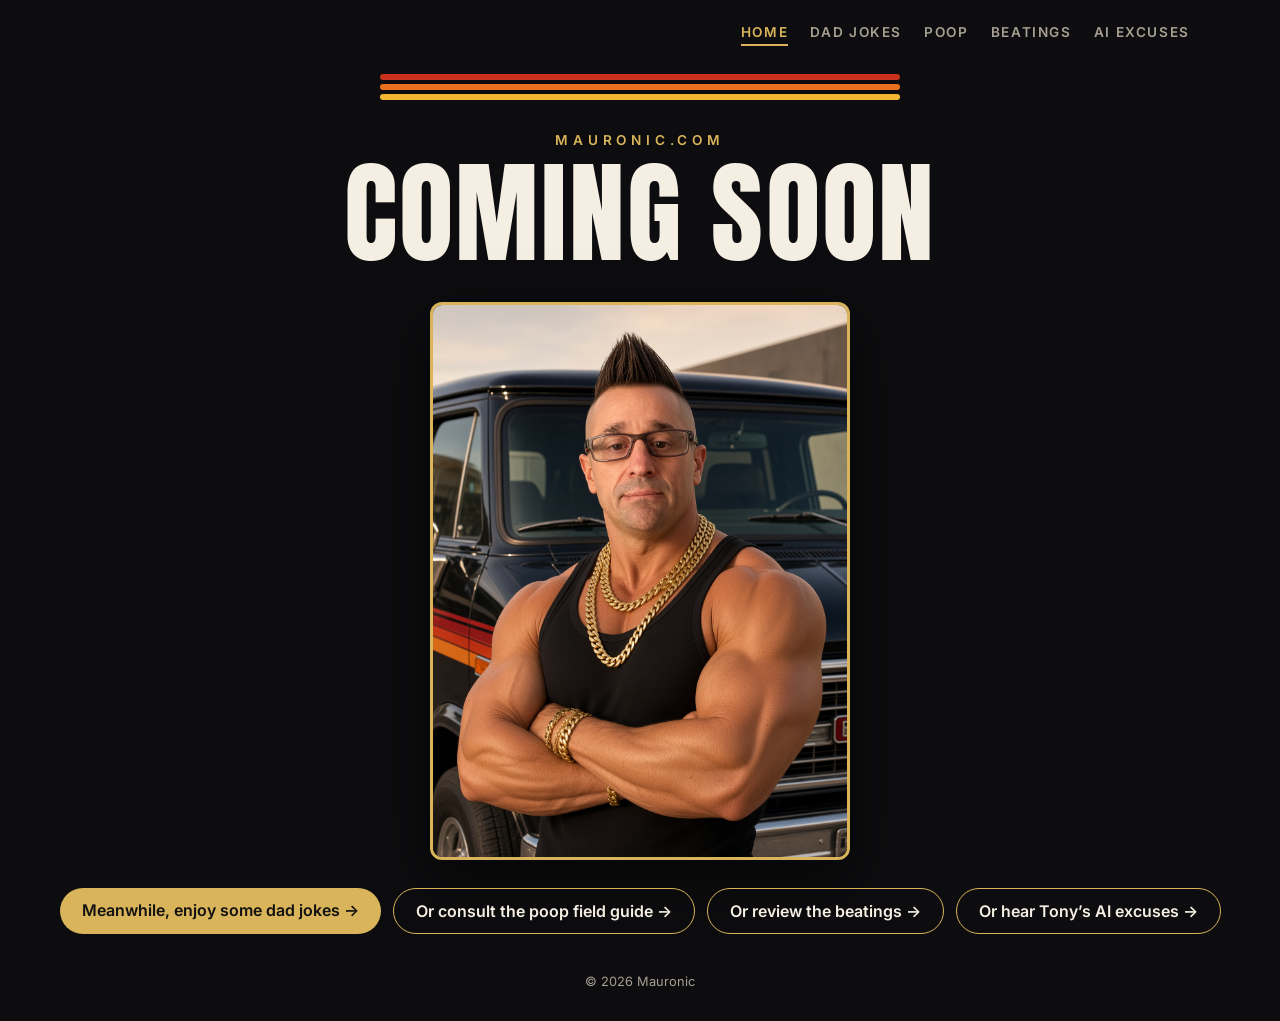
<file: index.html>
<!doctype html>
<html lang="en">
<head>
  <meta charset="utf-8">
  <meta name="viewport" content="width=device-width, initial-scale=1">
  <title>Mauronic — Coming Soon</title>
  <meta name="description" content="Mauronic.com is coming soon.">
  <link rel="preconnect" href="https://fonts.googleapis.com">
  <link rel="preconnect" href="https://fonts.gstatic.com" crossorigin>
  <link href="https://fonts.googleapis.com/css2?family=Anton&family=Inter:wght@400;600&display=swap" rel="stylesheet">
  <link rel="stylesheet" href="site.css">
  <style>
    .photo {
      margin-top: 36px;
      width: min(420px, 100%);
      border: 3px solid var(--gold);
      border-radius: 12px;
      overflow: hidden;
      box-shadow: 0 20px 60px rgba(0, 0, 0, 0.6);
    }
    .photo img { display: block; width: 100%; height: auto; }
    .cta {
      display: inline-block;
      margin-top: 28px;
      padding: 12px 22px;
      border-radius: 999px;
      background: var(--gold);
      color: #111;
      font-weight: 600;
      text-decoration: none;
    }
    .cta:hover { background: var(--yellow); }
    .ctas { display: flex; flex-wrap: wrap; gap: 12px; justify-content: center; margin-top: 28px; }
    .ctas .cta { margin-top: 0; }
    .cta.ghost { background: transparent; color: var(--ink); border: 1.5px solid var(--gold); }
    .cta.ghost:hover { background: var(--gold); color: #111; }
  </style>
</head>
<body>
  <nav class="nav"><a href="./" aria-current="page">Home</a><a href="dad-jokes/">Dad Jokes</a><a href="poop/">Poop</a><a href="beatings/">Beatings</a><a href="ai-excuses/">AI Excuses</a></nav>
  <div class="stripes" aria-hidden="true"><span></span><span></span><span></span></div>
  <p class="brand">Mauronic.com</p>
  <h1>Coming Soon</h1>
  <figure class="photo">
    <img src="img/tony-mauro.jpg" alt="Tony Mauro, arms crossed, standing in front of a black van" width="1200" height="1600">
  </figure>
  <div class="ctas">
    <a class="cta" href="dad-jokes/">Meanwhile, enjoy some dad jokes →</a>
    <a class="cta ghost" href="poop/">Or consult the poop field guide →</a>
    <a class="cta ghost" href="beatings/">Or review the beatings →</a>
    <a class="cta ghost" href="ai-excuses/">Or hear Tony’s AI excuses →</a>
  </div>
  <footer>&copy; <span id="y">2026</span> Mauronic</footer>
  <script>document.getElementById("y").textContent = new Date().getFullYear();</script>
</body>
</html>
</file>
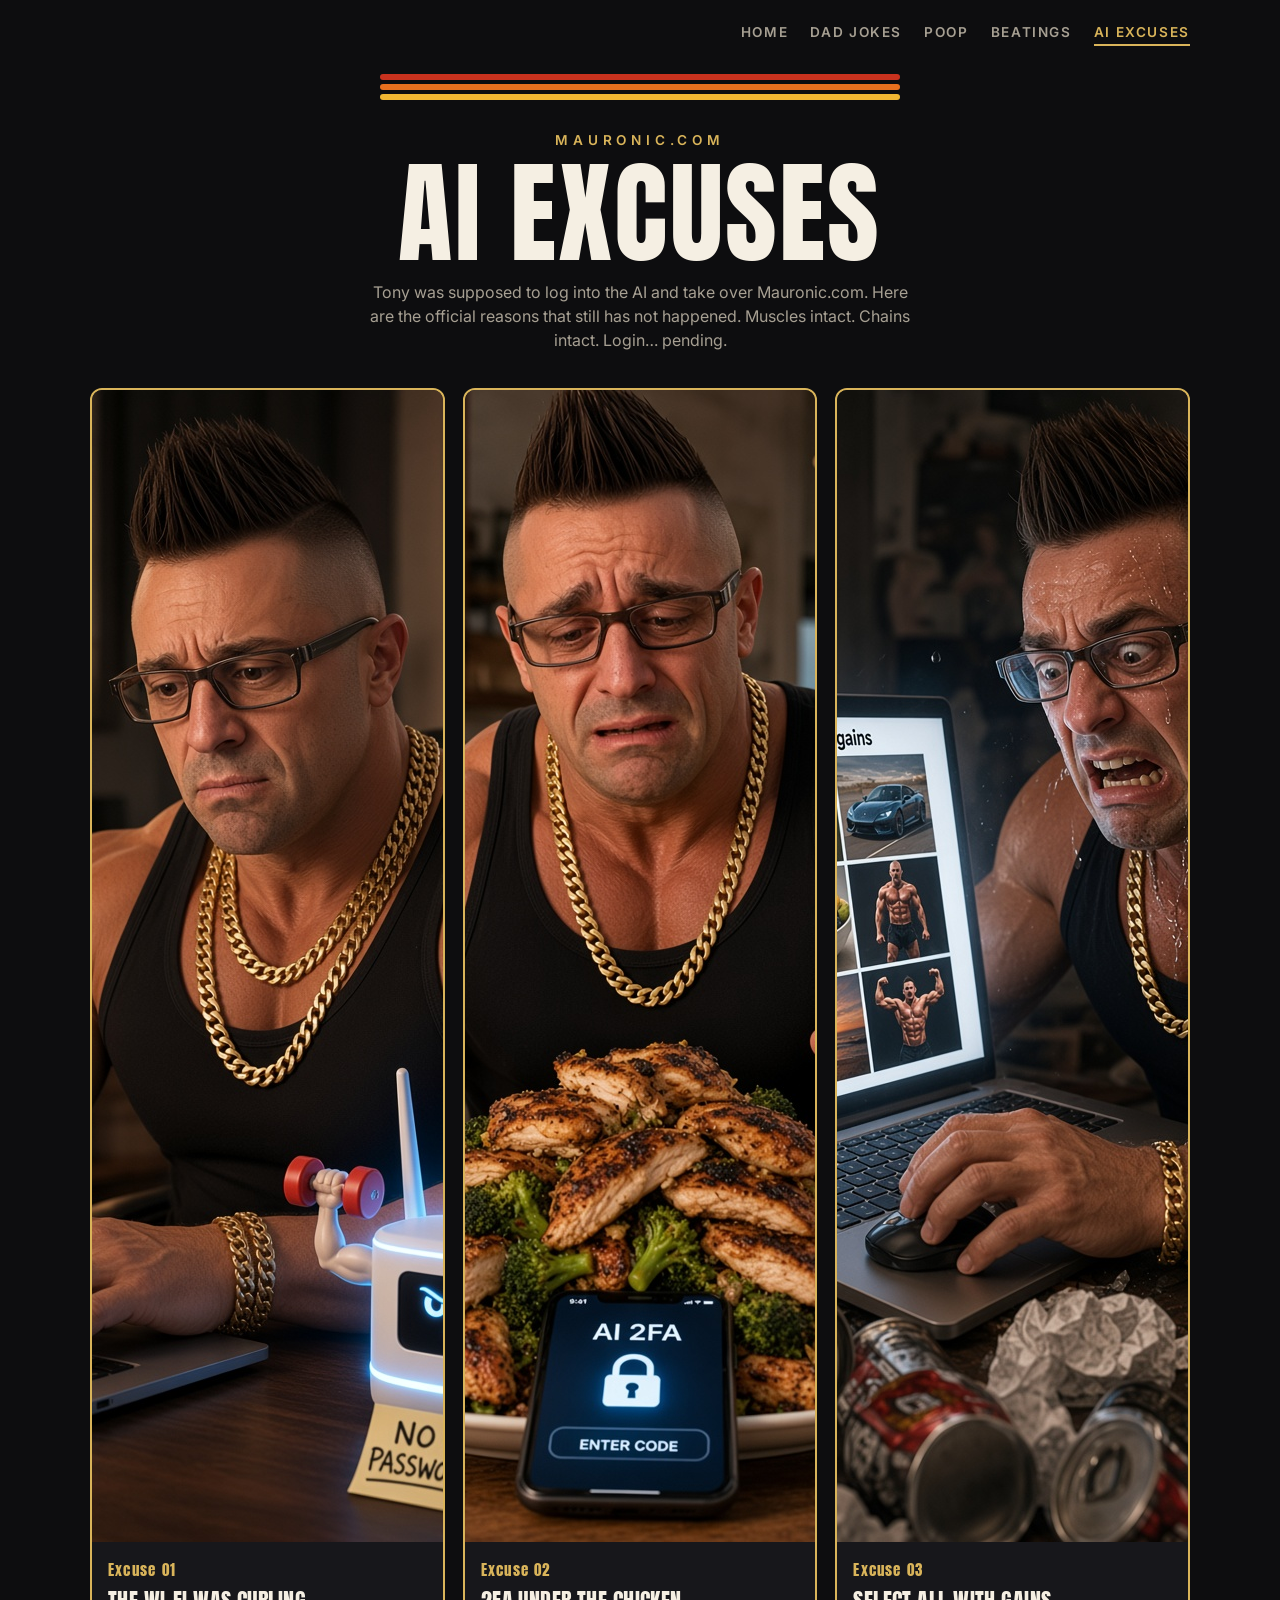
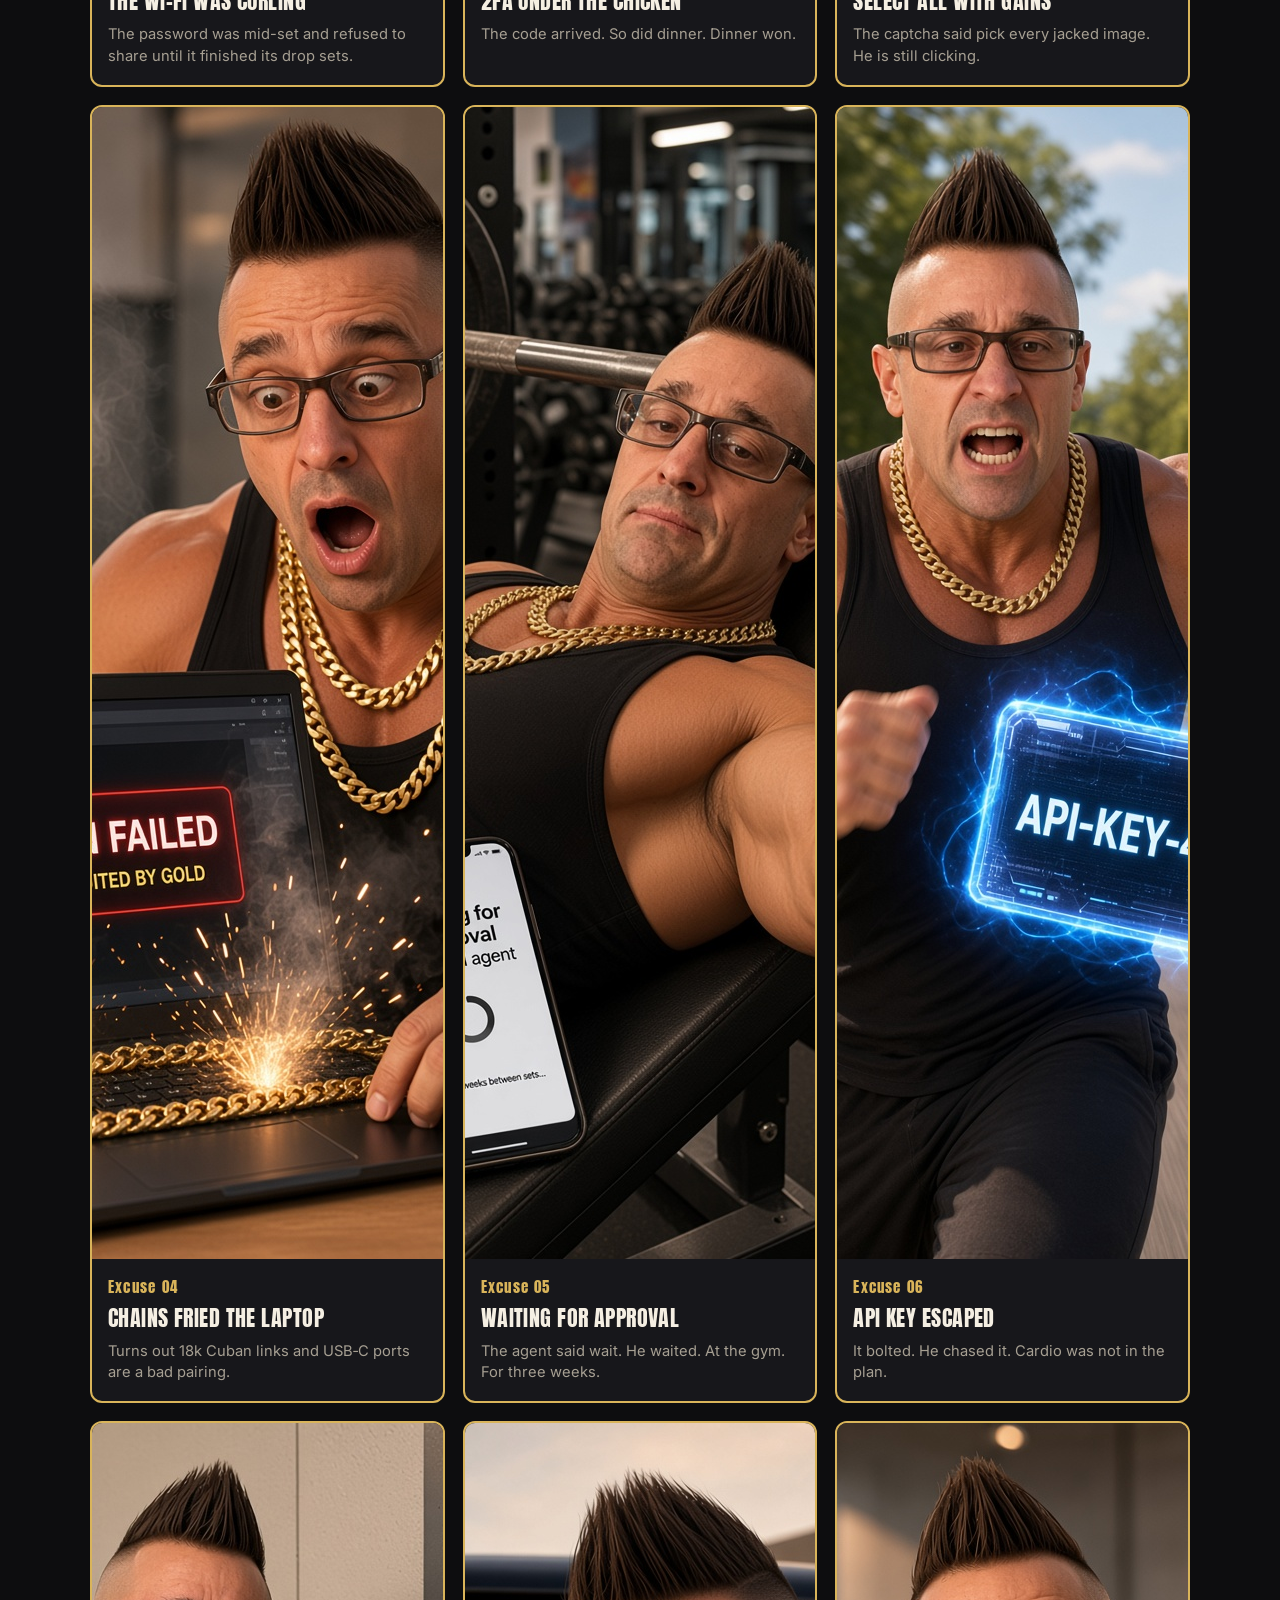
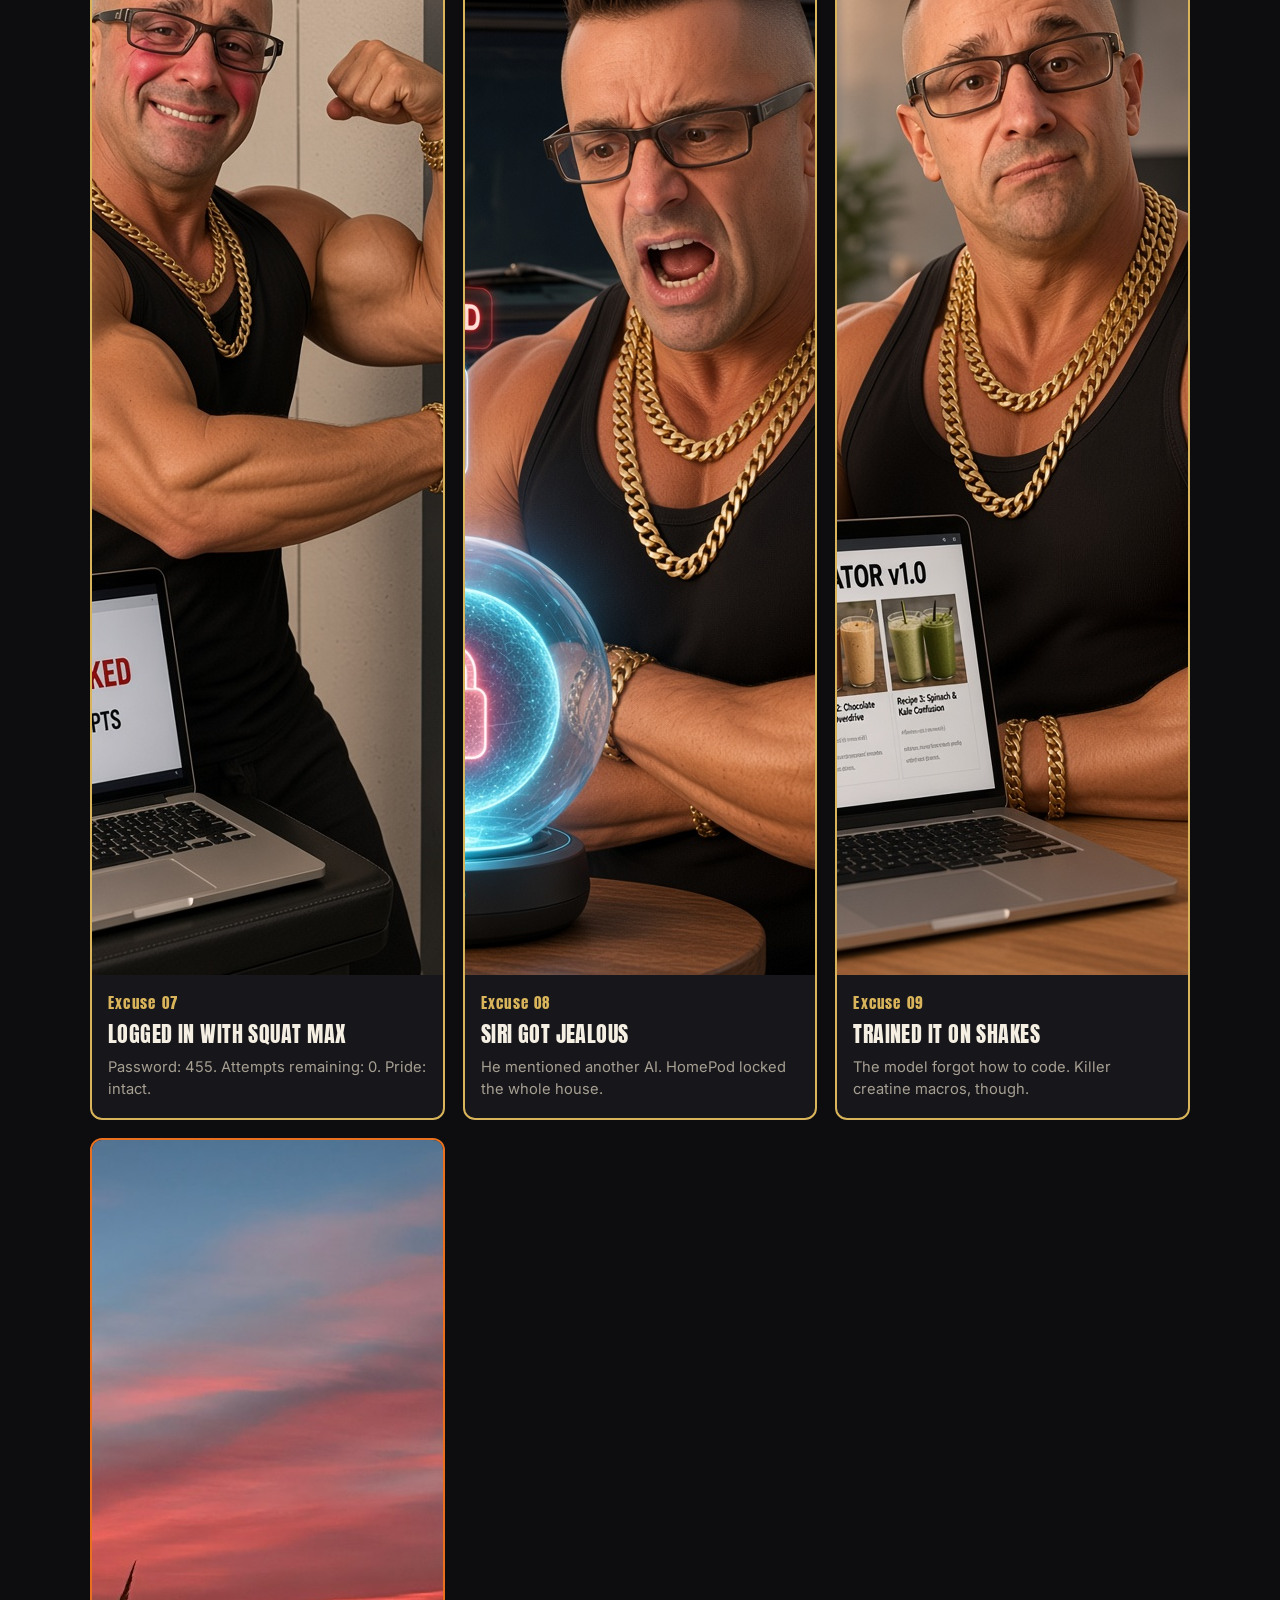
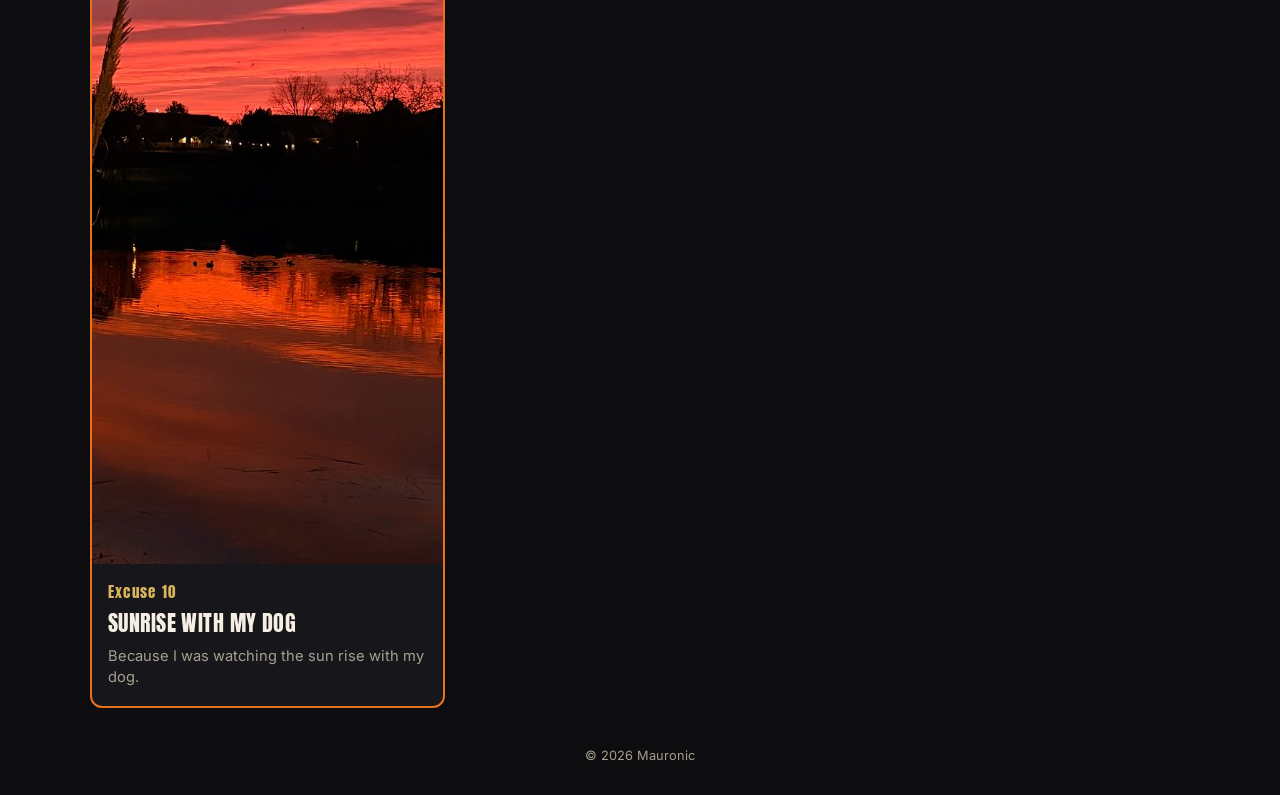
<file: ai-excuses/index.html>
<!doctype html>
<html lang="en">
<head>
  <meta charset="utf-8">
  <meta name="viewport" content="width=device-width, initial-scale=1">
  <title>AI Excuses — Mauronic</title>
  <meta name="description" content="Ten reasons Tony still has not logged into the AI that was supposed to take over Mauronic.com.">
  <link rel="preconnect" href="https://fonts.googleapis.com">
  <link rel="preconnect" href="https://fonts.gstatic.com" crossorigin>
  <link href="https://fonts.googleapis.com/css2?family=Anton&family=Inter:wght@400;600&display=swap" rel="stylesheet">
  <link rel="stylesheet" href="../site.css">
  <style>
    .intro { color: var(--muted); max-width: 560px; margin: 14px auto 0; line-height: 1.5; }
    .grid {
      width: min(1100px, 100%);
      margin-top: 36px;
      display: grid;
      grid-template-columns: repeat(3, 1fr);
      gap: 18px;
    }
    @media (max-width: 900px) {
      .grid { grid-template-columns: repeat(2, 1fr); }
    }
    @media (max-width: 560px) {
      .grid { grid-template-columns: 1fr; }
    }
    .card {
      display: flex;
      flex-direction: column;
      border: 2px solid var(--gold);
      border-radius: 12px;
      overflow: hidden;
      background: #17171b;
      text-align: left;
    }
    .card.sincere { border-color: var(--orange); }
    .card img {
      display: block;
      width: 100%;
      aspect-ratio: 3 / 4;
      object-fit: cover;
      background: #0d0d0f;
    }
    .meta { padding: 16px 16px 18px; }
    .num {
      font-family: "Anton", Impact, sans-serif;
      color: var(--gold);
      font-size: 0.95rem;
      letter-spacing: 0.08em;
    }
    .excuse {
      margin-top: 8px;
      font-family: "Anton", Impact, sans-serif;
      font-weight: 400;
      font-size: 1.35rem;
      line-height: 1.15;
      text-transform: uppercase;
      letter-spacing: 0.02em;
    }
    .detail {
      margin-top: 10px;
      color: var(--muted);
      font-size: 0.92rem;
      line-height: 1.45;
    }
  </style>
</head>
<body>
  <nav class="nav">
    <a href="../">Home</a>
    <a href="../dad-jokes/">Dad Jokes</a>
    <a href="../poop/">Poop</a>
    <a href="../beatings/">Beatings</a>
    <a href="./" aria-current="page">AI Excuses</a>
  </nav>
  <div class="stripes" aria-hidden="true"><span></span><span></span><span></span></div>
  <p class="brand">Mauronic.com</p>
  <h1>AI Excuses</h1>
  <p class="intro">Tony was supposed to log into the AI and take over Mauronic.com. Here are the official reasons that still has not happened. Muscles intact. Chains intact. Login… pending.</p>
  <main class="grid">
    <article class="card">
      <img src="img/01.jpg" alt="Tony staring at a Wi-Fi router doing bicep curls" width="864" height="1152" loading="lazy">
      <div class="meta">
        <p class="num">Excuse 01</p>
        <h2 class="excuse">The Wi‑Fi was curling</h2>
        <p class="detail">The password was mid-set and refused to share until it finished its drop sets.</p>
      </div>
    </article>
    <article class="card">
      <img src="img/02.jpg" alt="Tony with his phone buried under a plate of chicken" width="864" height="1152" loading="lazy">
      <div class="meta">
        <p class="num">Excuse 02</p>
        <h2 class="excuse">2FA under the chicken</h2>
        <p class="detail">The code arrived. So did dinner. Dinner won.</p>
      </div>
    </article>
    <article class="card">
      <img src="img/03.jpg" alt="Tony stuck on a captcha asking to select images with gains" width="864" height="1152" loading="lazy">
      <div class="meta">
        <p class="num">Excuse 03</p>
        <h2 class="excuse">Select all with gains</h2>
        <p class="detail">The captcha said pick every jacked image. He is still clicking.</p>
      </div>
    </article>
    <article class="card">
      <img src="img/04.jpg" alt="Tony's gold chains short-circuiting a laptop" width="864" height="1152" loading="lazy">
      <div class="meta">
        <p class="num">Excuse 04</p>
        <h2 class="excuse">Chains fried the laptop</h2>
        <p class="detail">Turns out 18k Cuban links and USB‑C ports are a bad pairing.</p>
      </div>
    </article>
    <article class="card">
      <img src="img/05.jpg" alt="Tony bench pressing while his phone waits for AI approval" width="864" height="1152" loading="lazy">
      <div class="meta">
        <p class="num">Excuse 05</p>
        <h2 class="excuse">Waiting for approval</h2>
        <p class="detail">The agent said wait. He waited. At the gym. For three weeks.</p>
      </div>
    </article>
    <article class="card">
      <img src="img/06.jpg" alt="Tony chasing a floating API key down the street" width="864" height="1152" loading="lazy">
      <div class="meta">
        <p class="num">Excuse 06</p>
        <h2 class="excuse">API key escaped</h2>
        <p class="detail">It bolted. He chased it. Cardio was not in the plan.</p>
      </div>
    </article>
    <article class="card">
      <img src="img/07.jpg" alt="Tony trying gym numbers as his AI password" width="864" height="1152" loading="lazy">
      <div class="meta">
        <p class="num">Excuse 07</p>
        <h2 class="excuse">Logged in with squat max</h2>
        <p class="detail">Password: 455. Attempts remaining: 0. Pride: intact.</p>
      </div>
    </article>
    <article class="card">
      <img src="img/08.jpg" alt="Tony arguing with a jealous Siri speaker" width="864" height="1152" loading="lazy">
      <div class="meta">
        <p class="num">Excuse 08</p>
        <h2 class="excuse">Siri got jealous</h2>
        <p class="detail">He mentioned another AI. HomePod locked the whole house.</p>
      </div>
    </article>
    <article class="card">
      <img src="img/09.jpg" alt="Tony looking at a laptop full of protein shake recipes" width="864" height="1152" loading="lazy">
      <div class="meta">
        <p class="num">Excuse 09</p>
        <h2 class="excuse">Trained it on shakes</h2>
        <p class="detail">The model forgot how to code. Killer creatine macros, though.</p>
      </div>
    </article>
    <article class="card sincere">
      <img src="img/10.jpg" alt="Sunrise over a lake with ducks and shoreline grasses" width="768" height="1024" loading="lazy">
      <div class="meta">
        <p class="num">Excuse 10</p>
        <h2 class="excuse">Sunrise with my dog</h2>
        <p class="detail">Because I was watching the sun rise with my dog.</p>
      </div>
    </article>
  </main>
  <footer>&copy; <span id="y">2026</span> Mauronic</footer>
  <script>document.getElementById("y").textContent = new Date().getFullYear();</script>
</body>
</html>
</file>
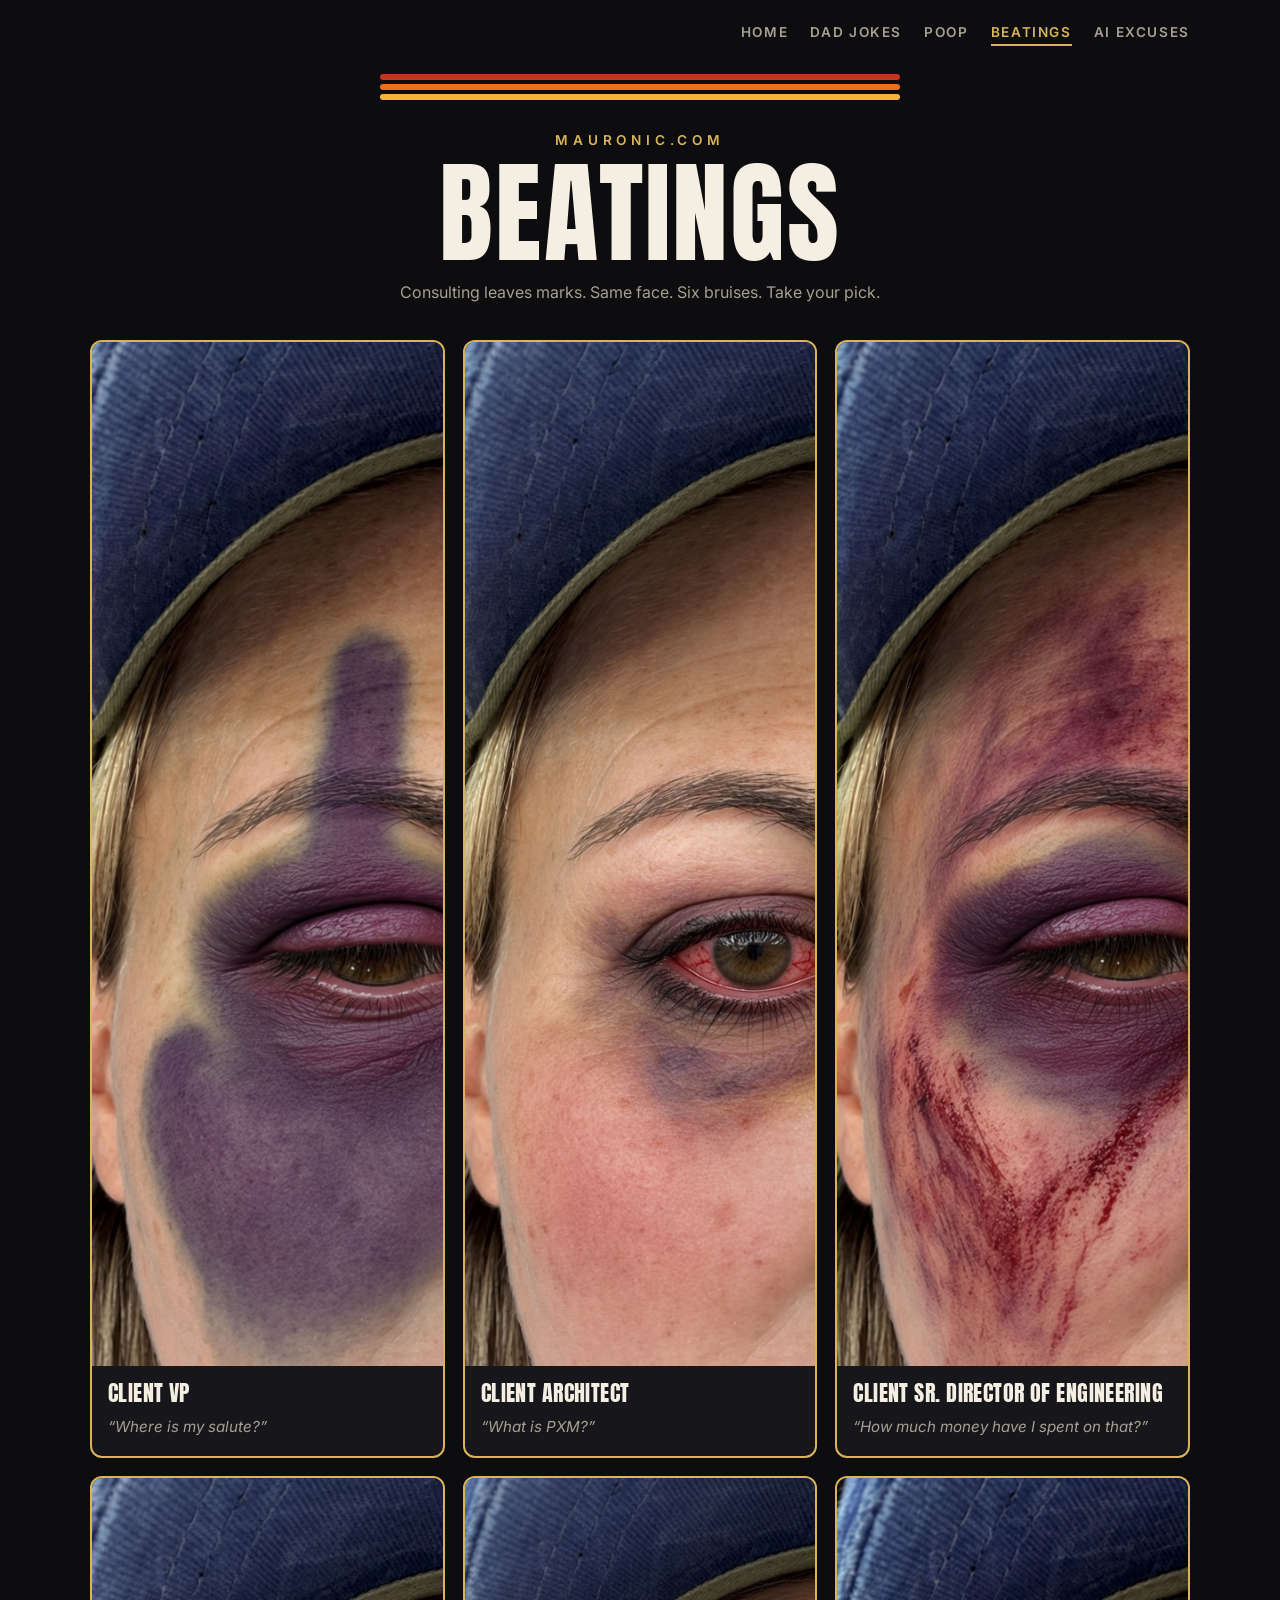
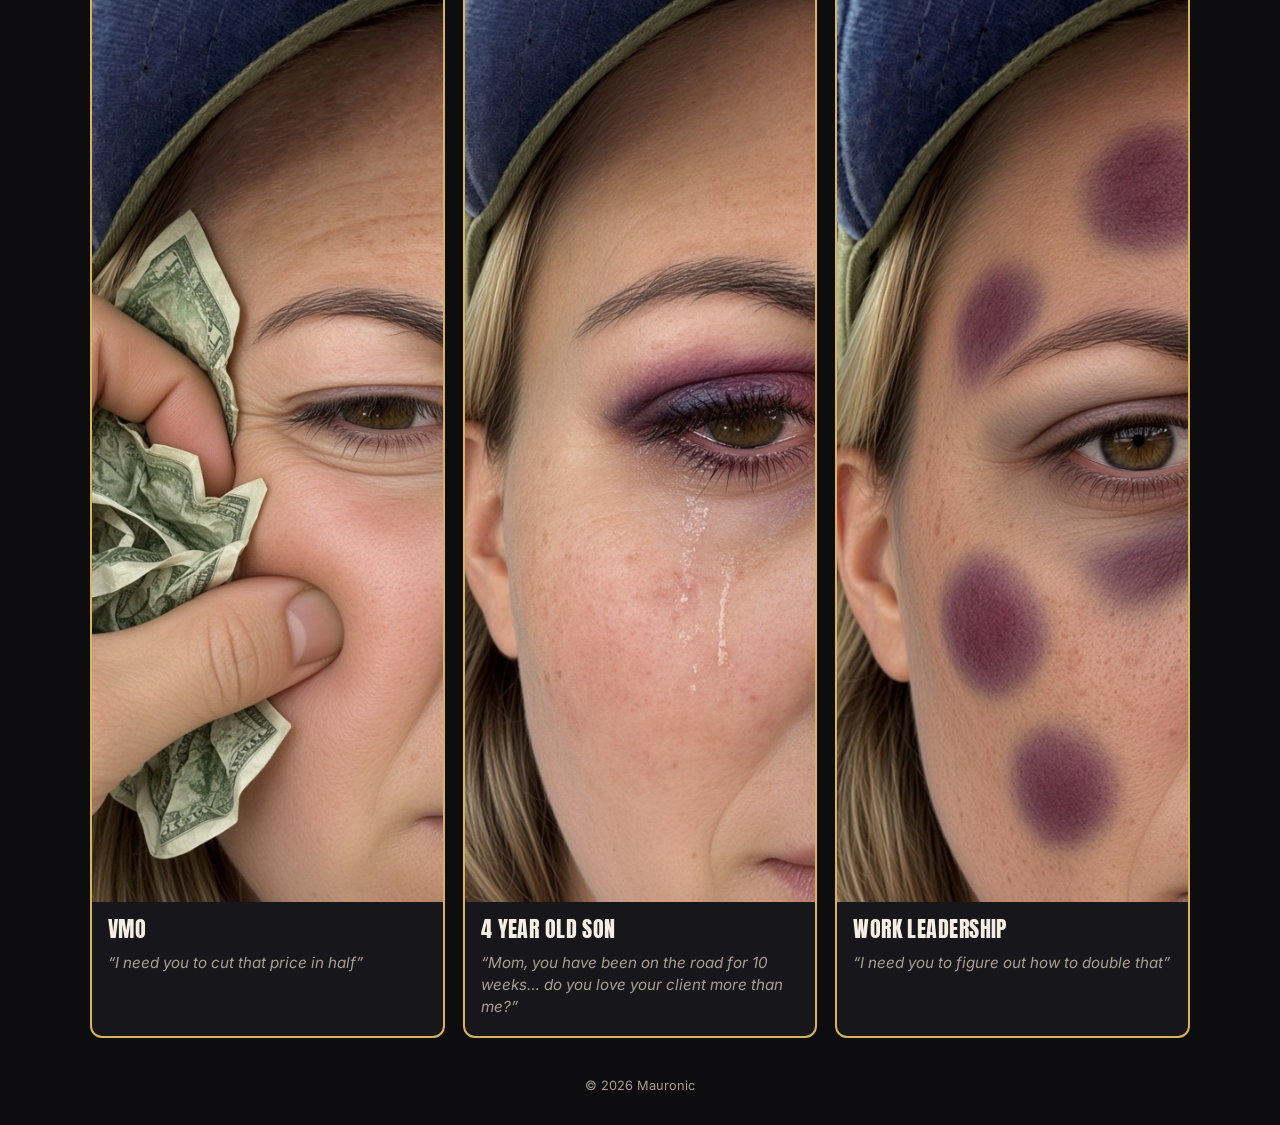
<file: beatings/index.html>
<!doctype html>
<html lang="en">
<head>
  <meta charset="utf-8">
  <meta name="viewport" content="width=device-width, initial-scale=1">
  <title>Beatings — Mauronic</title>
  <meta name="description" content="Six consulting beatings. Same face. Different bruises. All earned.">
  <link rel="preconnect" href="https://fonts.googleapis.com">
  <link rel="preconnect" href="https://fonts.gstatic.com" crossorigin>
  <link href="https://fonts.googleapis.com/css2?family=Anton&family=Inter:wght@400;600&display=swap" rel="stylesheet">
  <link rel="stylesheet" href="../site.css">
  <style>
    .intro { color: var(--muted); max-width: 540px; margin: 14px auto 0; line-height: 1.5; }
    .grid {
      width: min(1100px, 100%);
      margin-top: 36px;
      display: grid;
      grid-template-columns: repeat(3, 1fr);
      gap: 18px;
    }
    @media (max-width: 900px) {
      .grid { grid-template-columns: repeat(2, 1fr); }
    }
    @media (max-width: 560px) {
      .grid { grid-template-columns: 1fr; }
    }
    .card {
      display: flex;
      flex-direction: column;
      border: 2px solid var(--gold);
      border-radius: 12px;
      overflow: hidden;
      background: #17171b;
      text-align: left;
    }
    .card img {
      display: block;
      width: 100%;
      aspect-ratio: 3 / 4;
      object-fit: cover;
      background: #0d0d0f;
    }
    .meta { padding: 16px 16px 18px; }
    .who {
      font-family: "Anton", Impact, sans-serif;
      font-weight: 400;
      font-size: 1.35rem;
      line-height: 1.1;
      text-transform: uppercase;
      letter-spacing: 0.02em;
    }
    .quote {
      margin-top: 10px;
      color: var(--muted);
      font-size: 0.95rem;
      line-height: 1.45;
      font-style: italic;
    }
    .quote::before { content: "“"; }
    .quote::after { content: "”"; }
  </style>
</head>
<body>
  <nav class="nav">
    <a href="../">Home</a>
    <a href="../dad-jokes/">Dad Jokes</a>
    <a href="../poop/">Poop</a>
    <a href="./" aria-current="page">Beatings</a>
    <a href="../ai-excuses/">AI Excuses</a>
  </nav>
  <div class="stripes" aria-hidden="true"><span></span><span></span><span></span></div>
  <p class="brand">Mauronic.com</p>
  <h1>Beatings</h1>
  <p class="intro">Consulting leaves marks. Same face. Six bruises. Take your pick.</p>
  <main class="grid">
    <article class="card">
      <img src="img/client-vp.jpg" alt="Client VP black eye with a middle-finger shaped bruise" width="768" height="1024" loading="lazy">
      <div class="meta">
        <h2 class="who">Client VP</h2>
        <p class="quote">Where is my salute?</p>
      </div>
    </article>
    <article class="card">
      <img src="img/client-architect.jpg" alt="Client Architect black eye with bloodshot hangover look and wine glass" width="768" height="1024" loading="lazy">
      <div class="meta">
        <h2 class="who">Client Architect</h2>
        <p class="quote">What is PXM?</p>
      </div>
    </article>
    <article class="card">
      <img src="img/client-sr-director.jpg" alt="Client Sr. Director of Engineering with a severe black eye" width="768" height="1024" loading="lazy">
      <div class="meta">
        <h2 class="who">Client Sr. Director of Engineering</h2>
        <p class="quote">How much money have I spent on that?</p>
      </div>
    </article>
    <article class="card">
      <img src="img/vmo.jpg" alt="VMO squeezing a dollar bill into her cheek" width="768" height="1024" loading="lazy">
      <div class="meta">
        <h2 class="who">VMO</h2>
        <p class="quote">I need you to cut that price in half</p>
      </div>
    </article>
    <article class="card">
      <img src="img/son.jpg" alt="Mom looking guilty and bruised after a long road trip" width="768" height="1024" loading="lazy">
      <div class="meta">
        <h2 class="who">4 year old son</h2>
        <p class="quote">Mom, you have been on the road for 10 weeks… do you love your client more than me?</p>
      </div>
    </article>
    <article class="card">
      <img src="img/work-leadership.jpg" alt="Work leadership double exposure with two black eyes" width="768" height="1024" loading="lazy">
      <div class="meta">
        <h2 class="who">Work leadership</h2>
        <p class="quote">I need you to figure out how to double that</p>
      </div>
    </article>
  </main>
  <footer>&copy; <span id="y">2026</span> Mauronic</footer>
  <script>document.getElementById("y").textContent = new Date().getFullYear();</script>
</body>
</html>
</file>
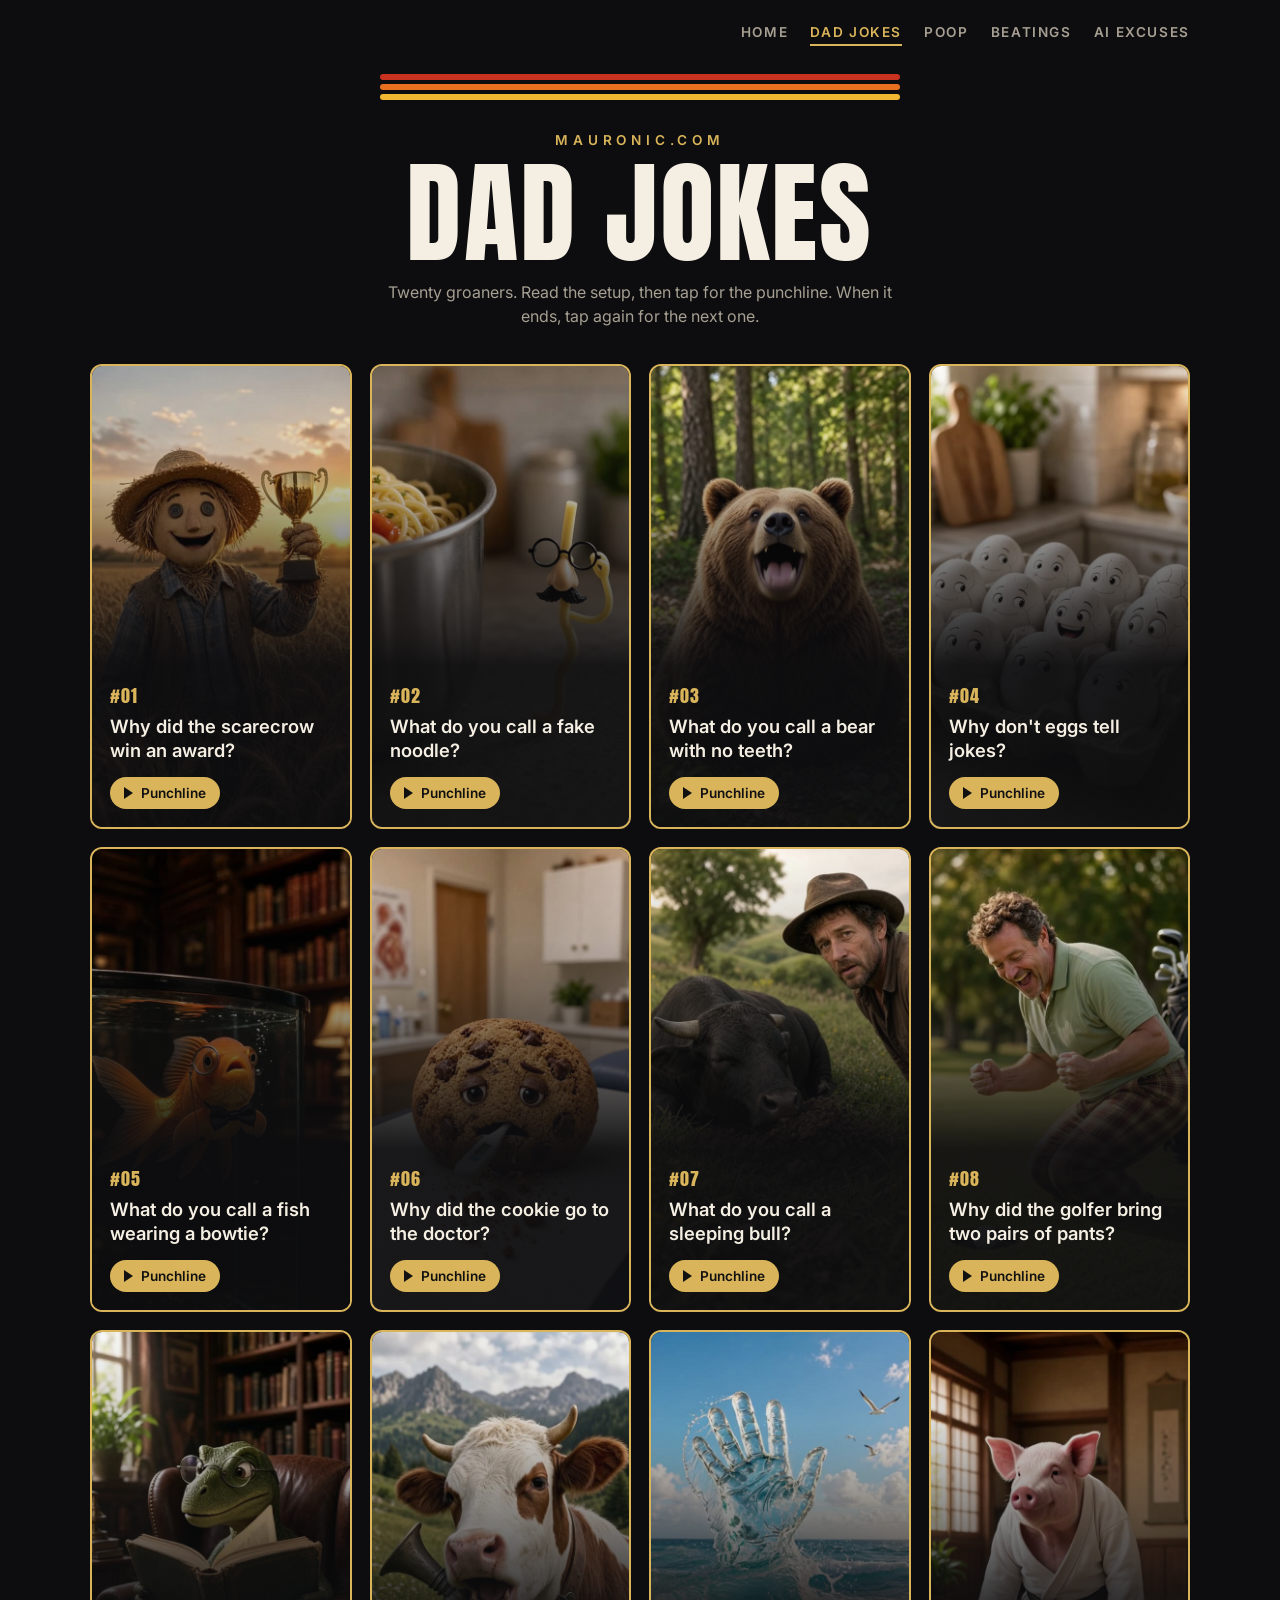
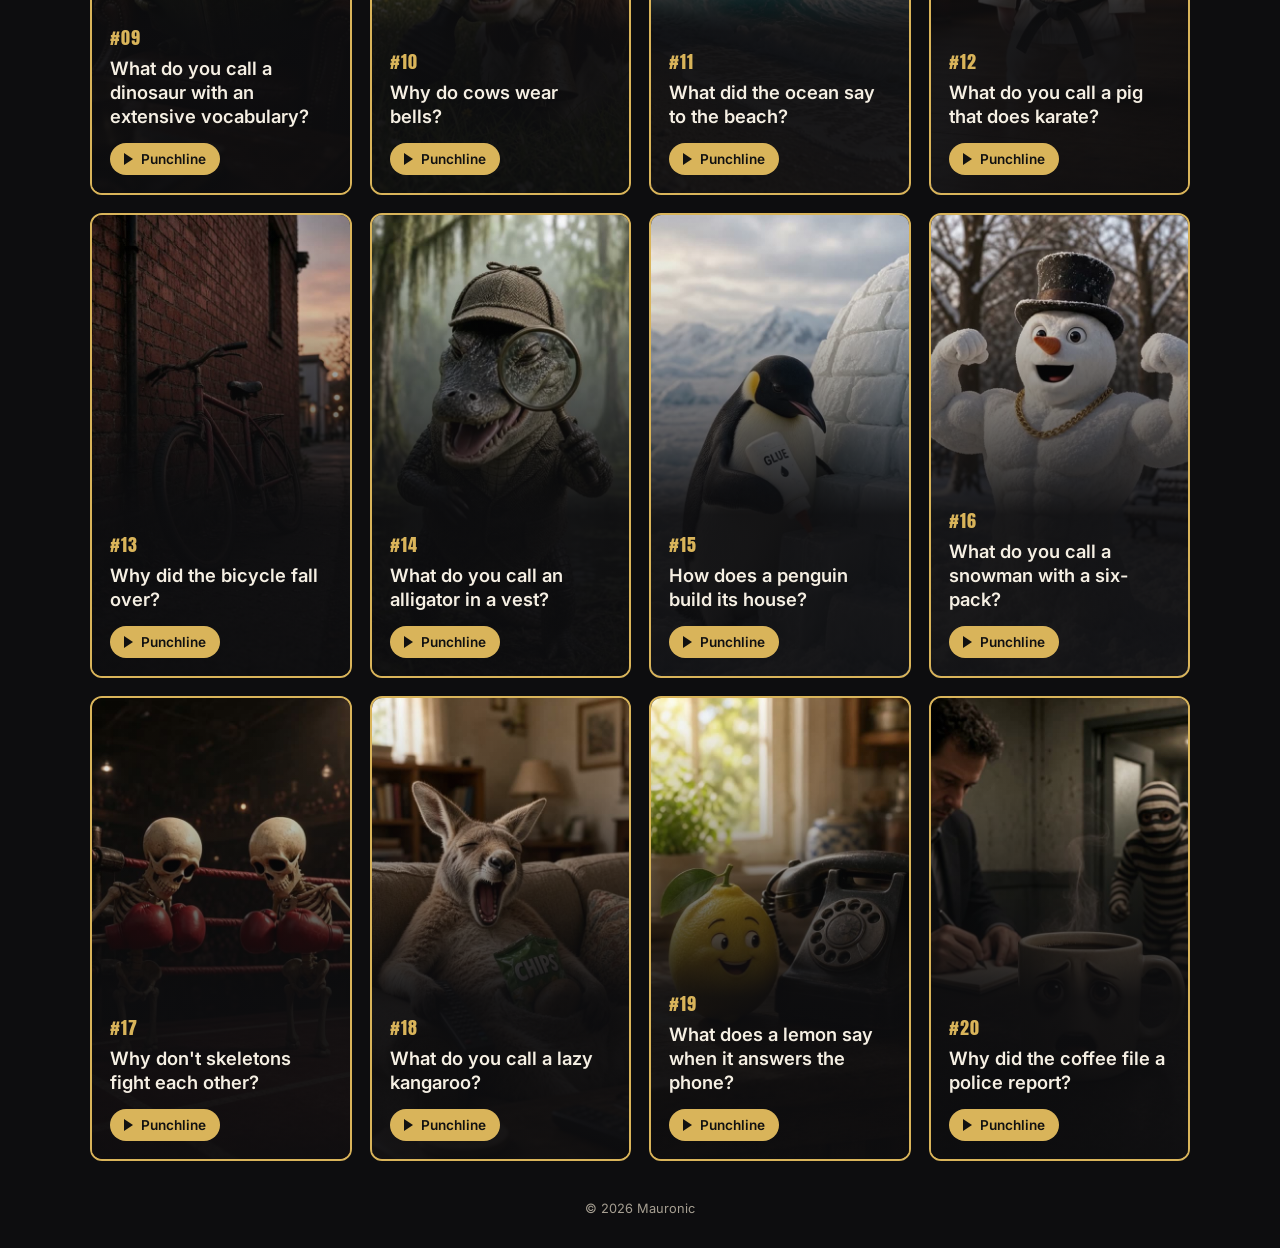
<file: dad-jokes/index.html>
<!doctype html>
<html lang="en">
<head>
  <meta charset="utf-8">
  <meta name="viewport" content="width=device-width, initial-scale=1">
  <title>Dad Jokes — Mauronic</title>
  <meta name="description" content="Twenty dad jokes, each with a five-second video punchline.">
  <link rel="preconnect" href="https://fonts.googleapis.com">
  <link rel="preconnect" href="https://fonts.gstatic.com" crossorigin>
  <link href="https://fonts.googleapis.com/css2?family=Anton&family=Inter:wght@400;600&display=swap" rel="stylesheet">
  <link rel="stylesheet" href="../site.css">
  <style>
    .intro { color: var(--muted); max-width: 520px; margin: 14px auto 0; line-height: 1.5; }
    .grid {
      width: min(1100px, 100%);
      margin-top: 36px;
      display: grid;
      grid-template-columns: repeat(auto-fill, minmax(240px, 1fr));
      gap: 18px;
    }
    .joke {
      position: relative;
      aspect-ratio: 9 / 16;
      border: 2px solid var(--gold);
      border-radius: 12px;
      overflow: hidden;
      background: #17171b;
      text-align: left;
      scroll-margin: 16px;
    }
    .joke img, .joke video {
      position: absolute; inset: 0; width: 100%; height: 100%; object-fit: cover; display: block;
    }
    .face, .done {
      position: absolute; inset: 0;
      display: flex; flex-direction: column; justify-content: flex-end;
      padding: 18px; text-align: left; cursor: pointer;
    }
    .face { background: linear-gradient(to top, rgba(13,13,15,0.95) 35%, rgba(13,13,15,0.15) 80%, transparent); }
    .face:focus-visible, .done button:focus-visible { outline: 3px solid var(--yellow); outline-offset: -3px; }
    .num { font-family: "Anton", Impact, sans-serif; color: var(--gold); font-size: 1.1rem; letter-spacing: 0.06em; }
    .setup { font-weight: 600; font-size: 1.15rem; line-height: 1.3; margin-top: 6px; }
    .play {
      margin-top: 14px; align-self: flex-start;
      display: inline-flex; align-items: center; gap: 8px;
      padding: 8px 14px; border-radius: 999px;
      background: var(--gold); color: #111; font-weight: 600; font-size: 0.85rem;
    }
    .play::before { content: ""; border-left: 9px solid #111; border-top: 6px solid transparent; border-bottom: 6px solid transparent; }
    .done { background: linear-gradient(to top, rgba(13,13,15,0.97) 50%, rgba(13,13,15,0.55) 85%, rgba(13,13,15,0.3)); }
    .done .setup { font-size: 1rem; color: var(--muted); }
    .answer {
      margin-top: 10px;
      font-family: "Anton", Impact, sans-serif; font-size: 1.6rem; line-height: 1.1;
      text-transform: uppercase; color: var(--ink);
    }
    .note { margin-top: 8px; font-size: 0.8rem; color: var(--muted); }
    .actions { display: flex; flex-wrap: wrap; gap: 10px; margin-top: 16px; }
    .actions button {
      padding: 10px 16px; border-radius: 999px; font-weight: 600; font-size: 0.9rem; cursor: pointer;
    }
    .actions .again { background: transparent; border: 1.5px solid var(--gold); color: var(--ink); }
    .actions .next { background: var(--gold); color: #111; }
    .actions .next:hover { background: var(--yellow); }
    .joke.playing .face { display: none; }
  </style>
</head>
<body>
  <nav class="nav"><a href="../">Home</a><a href="./" aria-current="page">Dad Jokes</a><a href="../poop/">Poop</a><a href="../beatings/">Beatings</a><a href="../ai-excuses/">AI Excuses</a></nav>
  <div class="stripes" aria-hidden="true"><span></span><span></span><span></span></div>
  <p class="brand">Mauronic.com</p>
  <h1>Dad Jokes</h1>
  <p class="intro">Twenty groaners. Read the setup, then tap for the punchline. When it ends, tap again for the next one.</p>
  <main class="grid" id="grid"></main>
  <footer>&copy; <span id="y">2026</span> Mauronic</footer>

  <script>
    document.getElementById("y").textContent = new Date().getFullYear();
    const grid = document.getElementById("grid");

    function esc(s) { const d = document.createElement("div"); d.textContent = s; return d.innerHTML; }

    const cards = [];
    const motion = matchMedia("(prefers-reduced-motion: reduce)").matches ? "auto" : "smooth";
    const label = i => "#" + String(i + 1).padStart(2, "0");

    function play(i) {
      const { card, joke } = cards[i];
      grid.querySelectorAll("video").forEach(v => { if (!card.contains(v)) v.pause(); });
      card.querySelector(".done")?.remove();
      card.classList.add("playing");
      let v = card.querySelector("video");
      if (v) {
        v.currentTime = 0;
      } else {
        v = document.createElement("video");
        v.src = "videos/" + joke.id + ".mp4";
        v.playsInline = true;
        v.preload = "auto";
        v.setAttribute("aria-label", joke.punchline);
        v.addEventListener("ended", () => finish(i));
        v.addEventListener("error", () => { v.remove(); finish(i, "Video coming soon"); });
        v.addEventListener("click", () => (v.paused ? v.play() : v.pause()));
        card.appendChild(v);
      }
      v.play().catch(() => {});
    }

    function finish(i, note) {
      const { card, joke } = cards[i];
      if (card.querySelector(".done")) return;
      const last = i === cards.length - 1;
      const d = document.createElement("div");
      d.className = "done";
      d.innerHTML =
        '<span class="num">' + label(i) + '</span>' +
        '<p class="setup">' + esc(joke.setup) + '</p>' +
        '<p class="answer">' + esc(joke.punchline) + '</p>' +
        (note ? '<p class="note">' + esc(note) + '</p>' : '') +
        '<div class="actions">' +
          (note ? '' : '<button type="button" class="again">Watch again</button>') +
          '<button type="button" class="next">' + (last ? "Back to the top ↑" : "Next joke ↓") + '</button>' +
        '</div>';
      d.addEventListener("click", e => {
        if (e.target.closest(".again")) play(i);
        else next(i);
      });
      card.appendChild(d);
      d.querySelector(".next").focus({ preventScroll: true });
    }

    function next(i) {
      if (i === cards.length - 1) {
        window.scrollTo({ top: 0, behavior: motion });
        return;
      }
      cards[i + 1].card.scrollIntoView({ behavior: motion, block: "center" });
      play(i + 1);
    }

    fetch("jokes.json")
      .then(r => r.json())
      .then(jokes => {
        jokes.forEach((joke, i) => {
          const card = document.createElement("article");
          card.className = "joke";
          card.innerHTML =
            '<img src="videos/' + joke.id + '.jpg" alt="" loading="lazy" onerror="this.remove()">' +
            '<button type="button" class="face">' +
            '<span class="num">' + label(i) + '</span>' +
            '<span class="setup">' + esc(joke.setup) + '</span>' +
            '<span class="play">Punchline</span></button>';
          const face = card.querySelector(".face");
          face.setAttribute("aria-label", joke.setup + " Play the punchline");
          face.addEventListener("click", () => play(i));
          cards.push({ card, joke });
          grid.appendChild(card);
        });
      });
  </script>
</body>
</html>
</file>
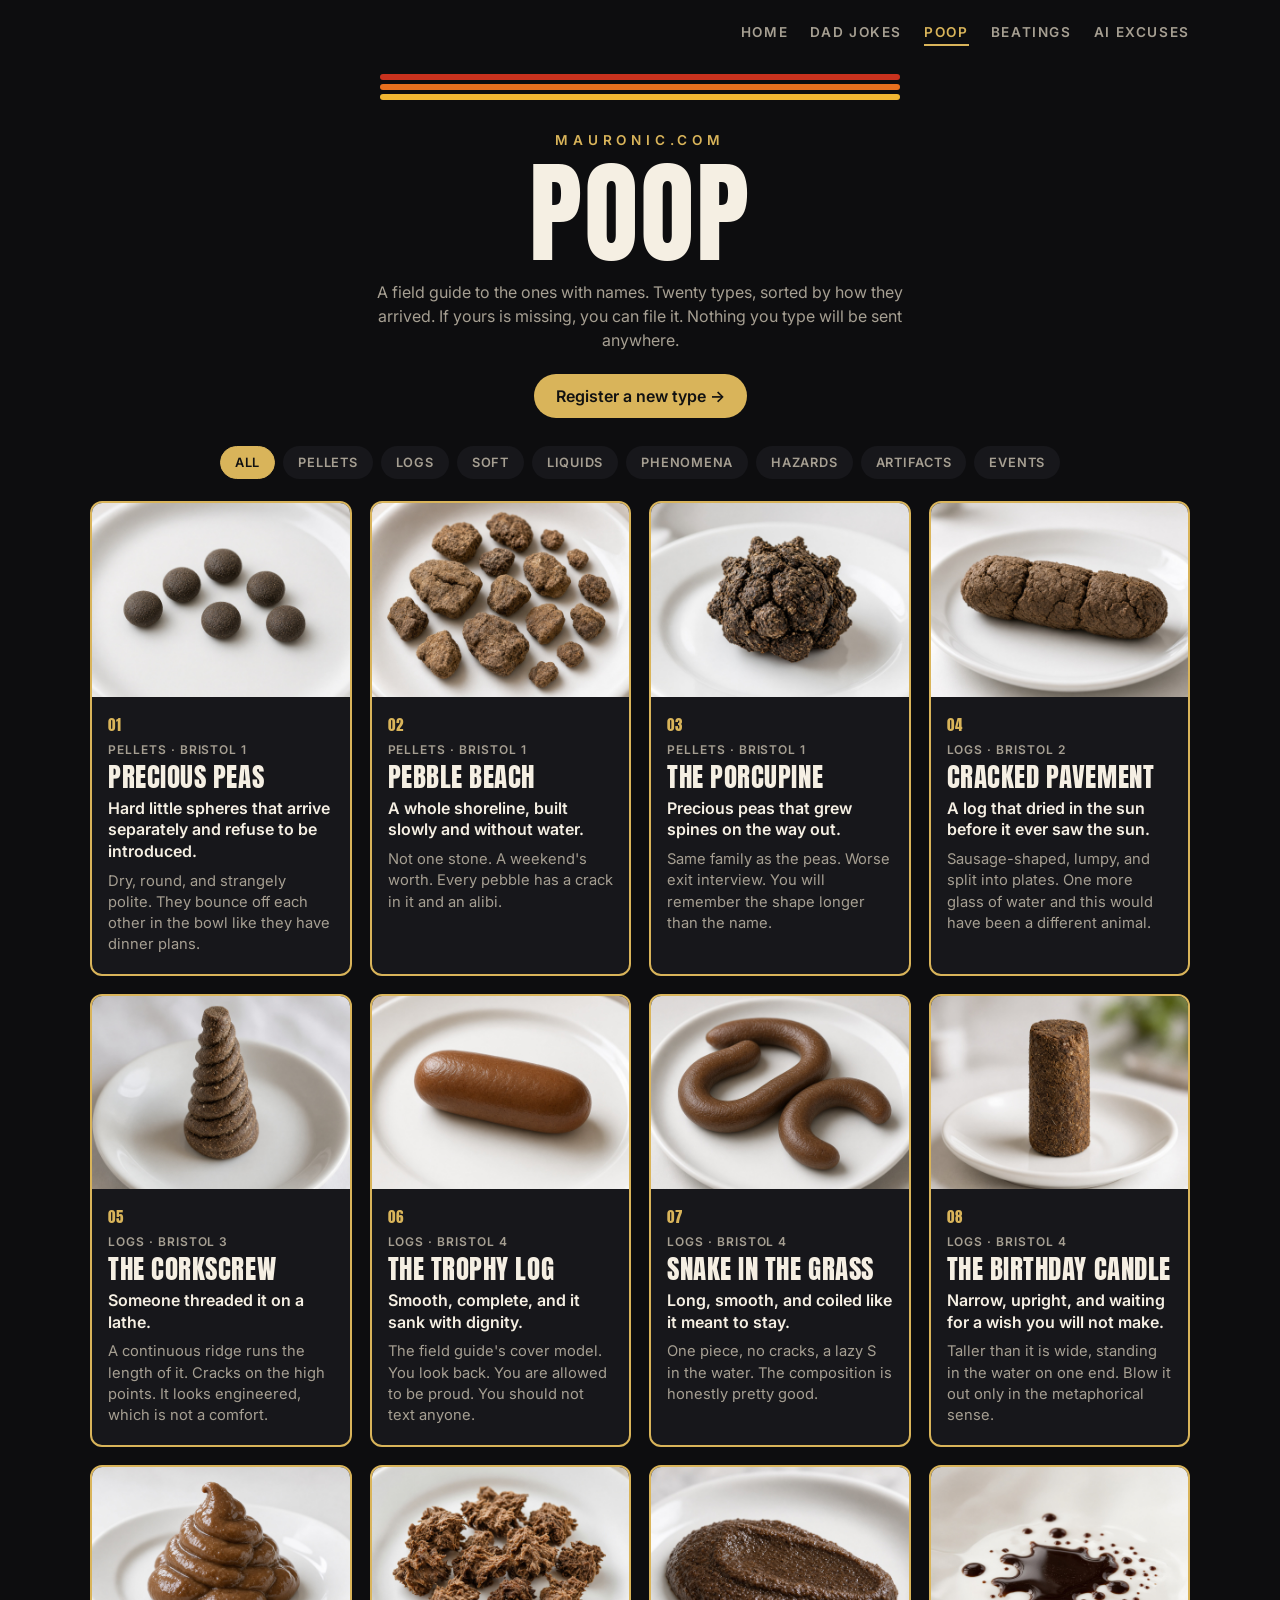
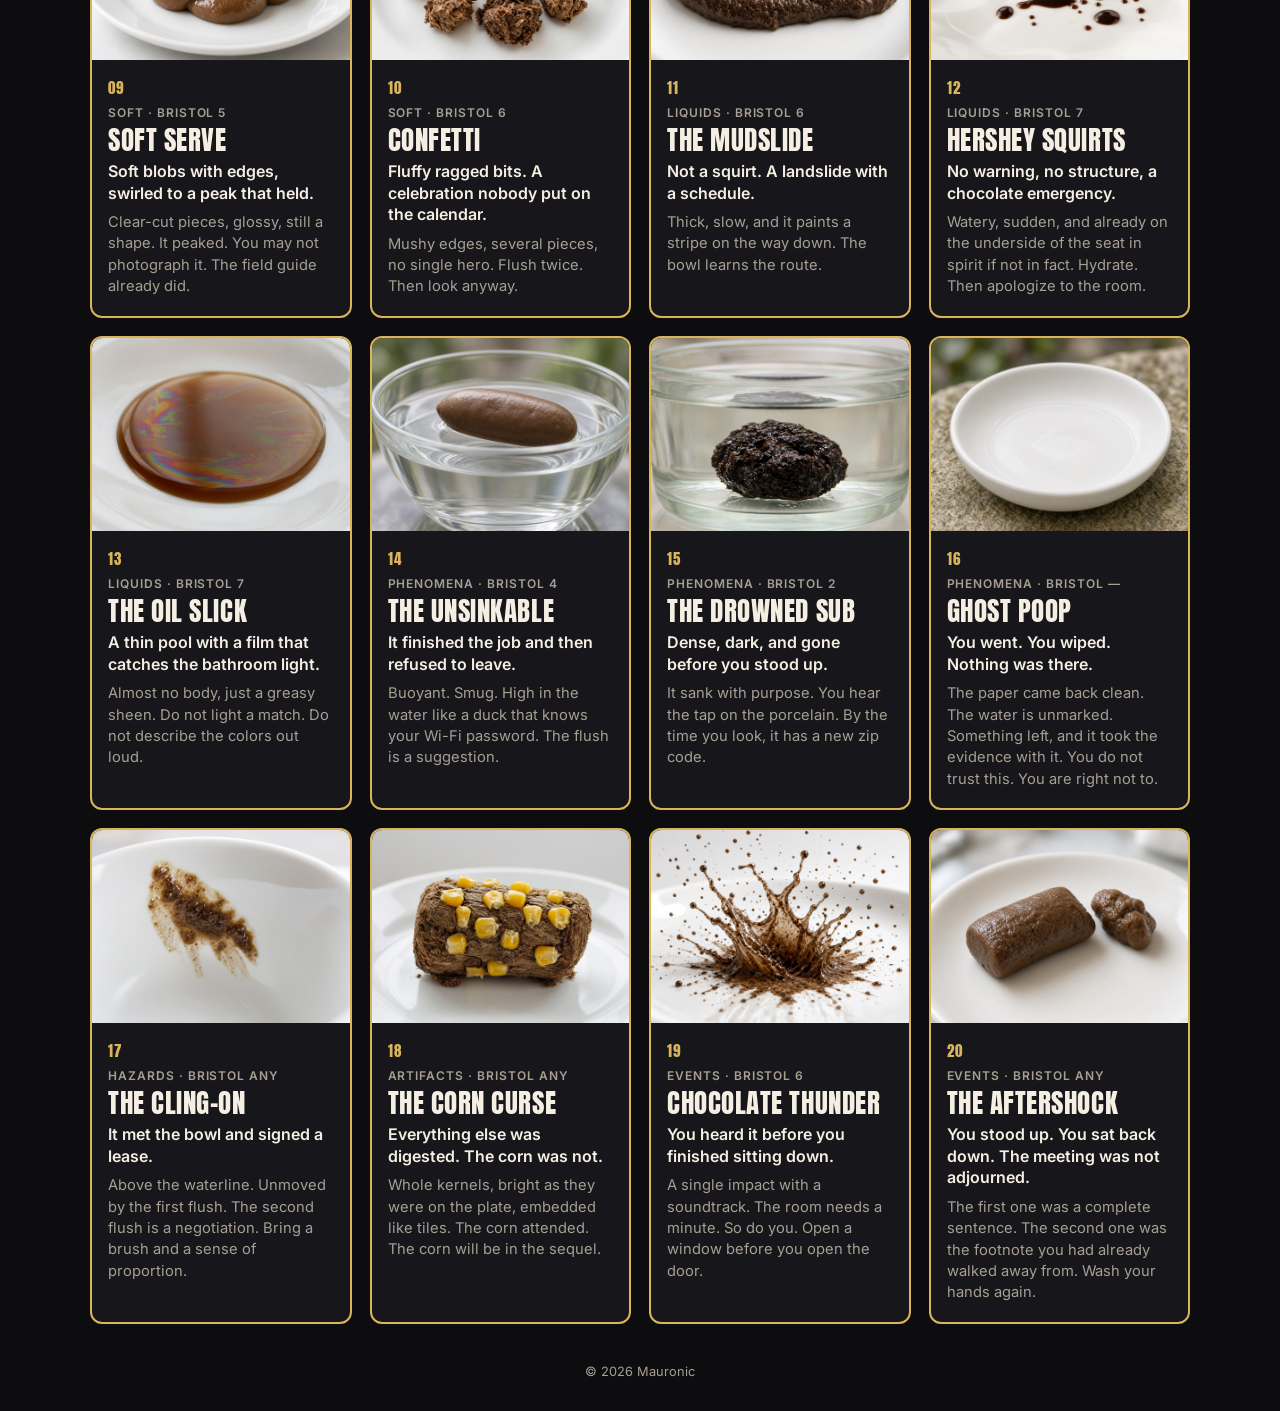
<file: poop/index.html>
<!doctype html>
<html lang="en">
<head>
  <meta charset="utf-8">
  <meta name="viewport" content="width=device-width, initial-scale=1">
  <title>Poop — Mauronic</title>
  <meta name="description" content="A field guide to twenty named poops, from Precious Peas to Ghost Poop.">
  <link rel="preconnect" href="https://fonts.googleapis.com">
  <link rel="preconnect" href="https://fonts.gstatic.com" crossorigin>
  <link href="https://fonts.googleapis.com/css2?family=Anton&family=Inter:wght@400;600&display=swap" rel="stylesheet">
  <link rel="stylesheet" href="../site.css">
  <style>
    .intro { color: var(--muted); max-width: 540px; margin: 14px auto 0; line-height: 1.5; }
    .cta {
      display: inline-block;
      margin-top: 22px;
      padding: 12px 22px;
      border-radius: 999px;
      background: var(--gold);
      color: #111;
      font-weight: 600;
      text-decoration: none;
    }
    .cta:hover { background: var(--yellow); }
    .filters {
      width: min(1100px, 100%);
      display: flex;
      flex-wrap: wrap;
      justify-content: center;
      gap: 8px;
      margin-top: 28px;
    }
    .filters button {
      padding: 8px 14px;
      border-radius: 999px;
      border: 1.5px solid transparent;
      background: #17171b;
      color: var(--muted);
      font-weight: 600;
      font-size: 0.8rem;
      letter-spacing: 0.06em;
      text-transform: uppercase;
      cursor: pointer;
    }
    .filters button[aria-pressed="true"] {
      color: #111;
      background: var(--gold);
      border-color: var(--gold);
    }
    .filters button:hover { color: var(--ink); }
    .filters button[aria-pressed="true"]:hover { color: #111; }
    .grid {
      width: min(1100px, 100%);
      margin-top: 22px;
      display: grid;
      grid-template-columns: repeat(auto-fill, minmax(260px, 1fr));
      gap: 18px;
    }
    .specimen[hidden] { display: none; }
    .specimen {
      display: flex;
      flex-direction: column;
      border: 2px solid var(--gold);
      border-radius: 12px;
      overflow: hidden;
      background: #17171b;
      text-align: left;
    }
    .specimen img { display: block; width: 100%; aspect-ratio: 4 / 3; object-fit: cover; background: #0d0d0f; }
    .meta { padding: 16px 16px 18px; }
    .num { font-family: "Anton", Impact, sans-serif; color: var(--gold); font-size: 0.95rem; letter-spacing: 0.08em; }
    .cat { display: block; margin-top: 6px; color: var(--muted); font-size: 0.75rem; letter-spacing: 0.08em; text-transform: uppercase; font-weight: 600; }
    h2 {
      font-family: "Anton", Impact, sans-serif;
      font-weight: 400;
      font-size: 1.7rem;
      line-height: 1;
      text-transform: uppercase;
      letter-spacing: 0.02em;
      margin-top: 6px;
    }
    .summary { margin-top: 8px; font-weight: 600; line-height: 1.35; }
    .note { margin-top: 8px; color: var(--muted); font-size: 0.92rem; line-height: 1.45; }
    .empty { margin-top: 28px; color: var(--muted); }
  </style>
</head>
<body>
  <nav class="nav"><a href="../">Home</a><a href="../dad-jokes/">Dad Jokes</a><a href="./" aria-current="page">Poop</a><a href="../beatings/">Beatings</a><a href="../ai-excuses/">AI Excuses</a></nav>
  <div class="stripes" aria-hidden="true"><span></span><span></span><span></span></div>
  <p class="brand">Mauronic.com</p>
  <h1>Poop</h1>
  <p class="intro">A field guide to the ones with names. Twenty types, sorted by how they arrived. If yours is missing, you can file it. Nothing you type will be sent anywhere.</p>
  <a class="cta" href="register.html">Register a new type →</a>
  <div class="filters" id="filters" role="group" aria-label="Filter by category"></div>
  <p class="empty" id="empty" hidden>Nothing in this category. Suspicious.</p>
  <main class="grid" id="grid"></main>
  <footer>&copy; <span id="y">2026</span> Mauronic</footer>

  <script>
    document.getElementById("y").textContent = new Date().getFullYear();
    const grid = document.getElementById("grid");
    const filters = document.getElementById("filters");
    const empty = document.getElementById("empty");

    function esc(s) {
      const d = document.createElement("div");
      d.textContent = s;
      return d.innerHTML;
    }

    function bristol(value) {
      if (value === "—" || value === "any") return "Bristol " + value;
      return "Bristol " + value;
    }

    function applyFilter(category) {
      let shown = 0;
      grid.querySelectorAll(".specimen").forEach(card => {
        const on = category === "All" || card.dataset.category === category;
        card.hidden = !on;
        if (on) shown += 1;
      });
      empty.hidden = shown !== 0;
      filters.querySelectorAll("button").forEach(button => {
        button.setAttribute("aria-pressed", button.dataset.category === category ? "true" : "false");
      });
    }

    fetch("types.json")
      .then(r => r.json())
      .then(types => {
        const categories = ["All", ...new Set(types.map(type => type.category))];
        categories.forEach(category => {
          const button = document.createElement("button");
          button.type = "button";
          button.dataset.category = category;
          button.textContent = category;
          button.setAttribute("aria-pressed", category === "All" ? "true" : "false");
          button.addEventListener("click", () => applyFilter(category));
          filters.appendChild(button);
        });

        types.forEach(type => {
          const card = document.createElement("article");
          card.className = "specimen";
          card.dataset.category = type.category;
          card.innerHTML =
            '<img src="img/' + type.id + '.jpg" alt="' + esc(type.name) + ', a ' + esc(type.category.toLowerCase()) + ' specimen" loading="lazy">' +
            '<div class="meta">' +
              '<span class="num">' + esc(type.id.slice(0, 2)) + '</span>' +
              '<span class="cat">' + esc(type.category) + ' · ' + esc(bristol(type.bristol)) + '</span>' +
              '<h2>' + esc(type.name) + '</h2>' +
              '<p class="summary">' + esc(type.summary) + '</p>' +
              '<p class="note">' + esc(type.note) + '</p>' +
            '</div>';
          grid.appendChild(card);
        });
      });
  </script>
</body>
</html>
</file>
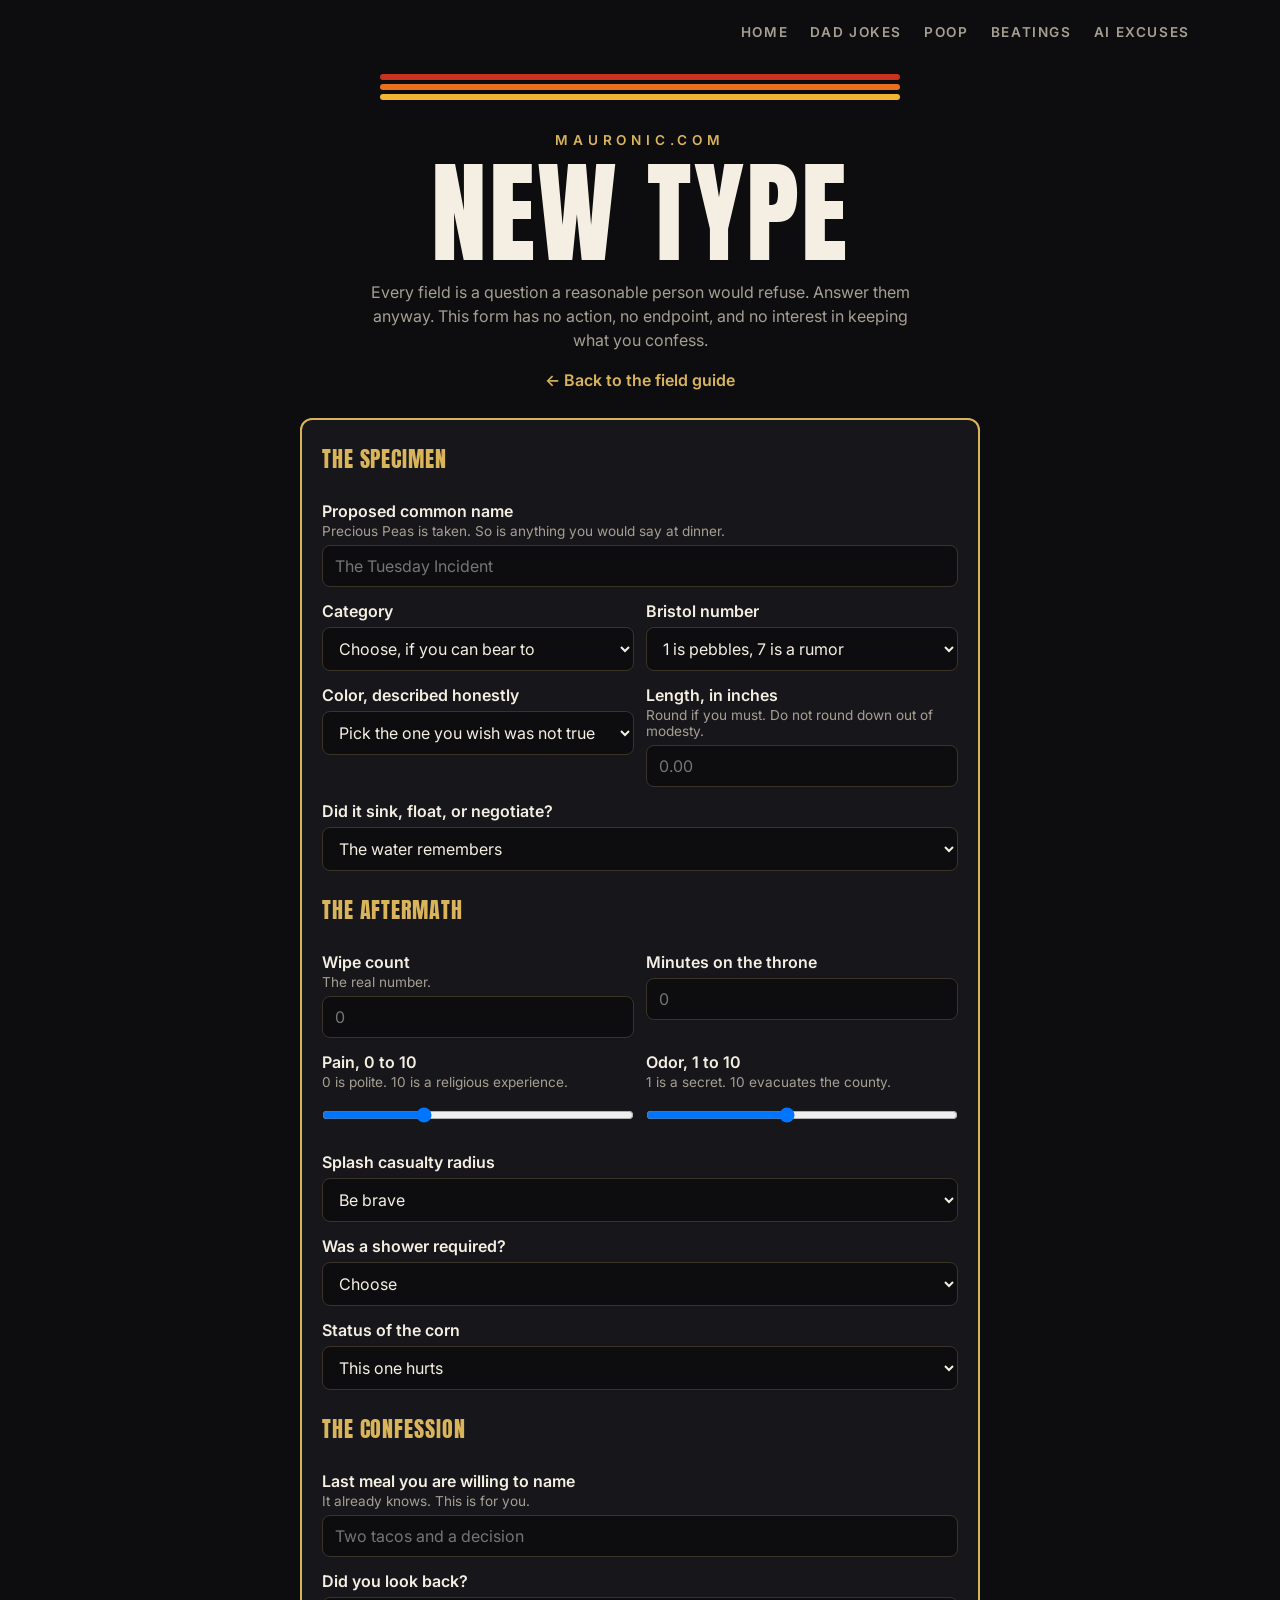
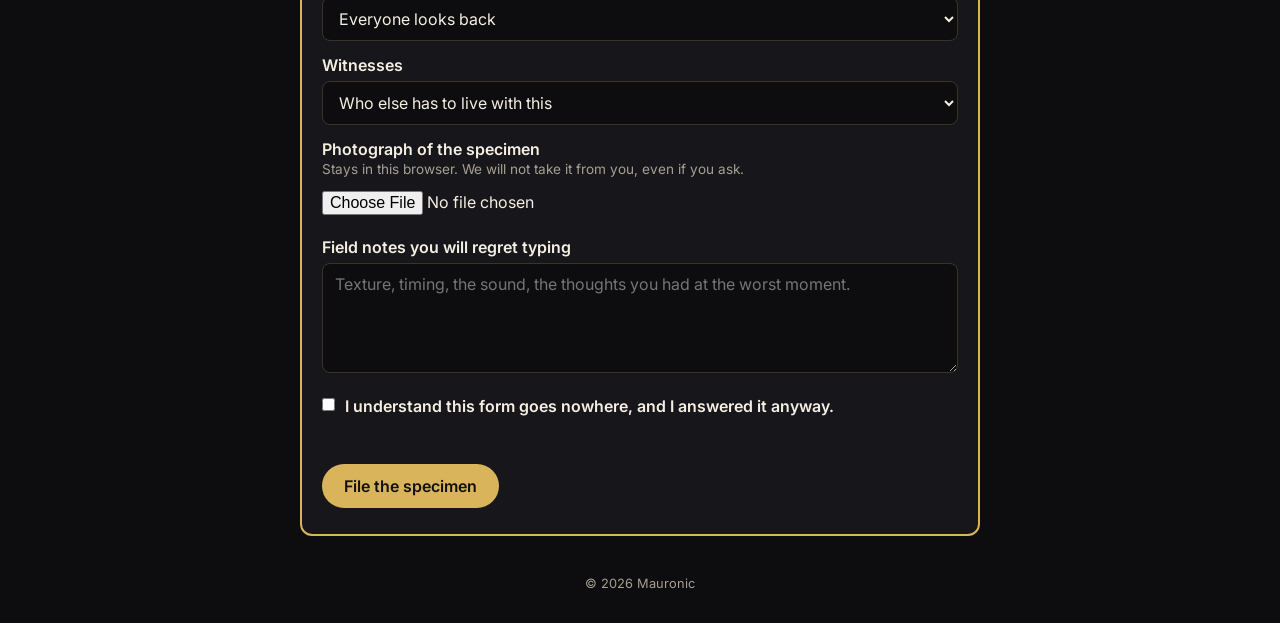
<file: poop/register.html>
<!doctype html>
<html lang="en">
<head>
  <meta charset="utf-8">
  <meta name="viewport" content="width=device-width, initial-scale=1">
  <title>Register a Type — Poop — Mauronic</title>
  <meta name="description" content="File a newly observed poop. The form does not send anything anywhere.">
  <link rel="preconnect" href="https://fonts.googleapis.com">
  <link rel="preconnect" href="https://fonts.gstatic.com" crossorigin>
  <link href="https://fonts.googleapis.com/css2?family=Anton&family=Inter:wght@400;600&display=swap" rel="stylesheet">
  <link rel="stylesheet" href="../site.css">
  <style>
    .intro { color: var(--muted); max-width: 560px; margin: 14px auto 0; line-height: 1.5; }
    .back {
      display: inline-block;
      margin-top: 18px;
      color: var(--gold);
      font-weight: 600;
      text-decoration: none;
    }
    .back:hover { color: var(--yellow); }
    form, .receipt {
      width: min(680px, 100%);
      margin-top: 28px;
      text-align: left;
      border: 2px solid var(--gold);
      border-radius: 12px;
      background: #17171b;
      padding: 22px 20px 26px;
    }
    fieldset { border: 0; margin: 0 0 22px; padding: 0; }
    legend {
      font-family: "Anton", Impact, sans-serif;
      font-size: 1.4rem;
      letter-spacing: 0.04em;
      text-transform: uppercase;
      color: var(--gold);
      margin-bottom: 12px;
    }
    label { display: block; font-weight: 600; margin: 14px 0 6px; }
    .hint { display: block; font-weight: 400; color: var(--muted); font-size: 0.85rem; margin-top: 2px; }
    input, select, textarea {
      width: 100%;
      padding: 10px 12px;
      border-radius: 8px;
      border: 1.5px solid #3a3428;
      background: #0d0d0f;
      color: var(--ink);
      font: inherit;
    }
    input:focus, select:focus, textarea:focus { outline: 2px solid var(--gold); border-color: var(--gold); }
    textarea { min-height: 110px; resize: vertical; }
    .row { display: grid; grid-template-columns: 1fr 1fr; gap: 12px; }
    .check { display: flex; gap: 10px; align-items: flex-start; margin-top: 18px; font-weight: 600; line-height: 1.4; }
    .check input { width: auto; margin-top: 3px; }
    .file { padding: 8px 0; border: 0; background: transparent; }
    .preview {
      display: none;
      margin-top: 12px;
      width: min(280px, 100%);
      border-radius: 8px;
      border: 2px solid var(--gold);
    }
    button[type="submit"] {
      margin-top: 18px;
      padding: 12px 22px;
      border-radius: 999px;
      background: var(--gold);
      color: #111;
      font-weight: 600;
      cursor: pointer;
    }
    button[type="submit"]:hover { background: var(--yellow); }
    .receipt { display: none; }
    .receipt h2 {
      font-family: "Anton", Impact, sans-serif;
      font-weight: 400;
      font-size: clamp(2rem, 6vw, 3rem);
      text-transform: uppercase;
      line-height: 0.95;
    }
    .receipt p { margin-top: 12px; line-height: 1.5; }
    .receipt .warn { color: var(--gold); font-weight: 600; }
    dl { margin-top: 18px; display: grid; grid-template-columns: minmax(140px, 38%) 1fr; gap: 8px 14px; }
    dt { color: var(--muted); font-size: 0.8rem; letter-spacing: 0.06em; text-transform: uppercase; font-weight: 600; }
    dd { margin: 0; }
    .again {
      display: inline-block;
      margin-top: 18px;
      padding: 10px 16px;
      border-radius: 999px;
      border: 1.5px solid var(--gold);
      background: transparent;
      color: var(--ink);
      font-weight: 600;
      cursor: pointer;
    }
    @media (max-width: 560px) { .row { grid-template-columns: 1fr; } }
  </style>
</head>
<body>
  <nav class="nav"><a href="../">Home</a><a href="../dad-jokes/">Dad Jokes</a><a href="./">Poop</a><a href="../beatings/">Beatings</a><a href="../ai-excuses/">AI Excuses</a></nav>
  <div class="stripes" aria-hidden="true"><span></span><span></span><span></span></div>
  <p class="brand">Mauronic.com</p>
  <h1>New Type</h1>
  <p class="intro">Every field is a question a reasonable person would refuse. Answer them anyway. This form has no action, no endpoint, and no interest in keeping what you confess.</p>
  <a class="back" href="./">← Back to the field guide</a>

  <form id="specimen" autocomplete="off" novalidate>
    <fieldset>
      <legend>The specimen</legend>
      <label for="name">Proposed common name <span class="hint">Precious Peas is taken. So is anything you would say at dinner.</span></label>
      <input id="name" name="name" required maxlength="60" placeholder="The Tuesday Incident">

      <div class="row">
        <div>
          <label for="category">Category</label>
          <select id="category" name="category" required>
            <option value="">Choose, if you can bear to</option>
            <option>Pellets</option>
            <option>Logs</option>
            <option>Soft</option>
            <option>Liquids</option>
            <option>Phenomena</option>
            <option>Hazards</option>
            <option>Artifacts</option>
            <option>Events</option>
            <option>Unclassifiable</option>
          </select>
        </div>
        <div>
          <label for="bristol">Bristol number</label>
          <select id="bristol" name="bristol" required>
            <option value="">1 is pebbles, 7 is a rumor</option>
            <option>1 — separate hard lumps</option>
            <option>2 — lumpy sausage</option>
            <option>3 — cracked sausage</option>
            <option>4 — smooth snake, the ideal</option>
            <option>5 — soft blobs</option>
            <option>6 — fluffy mush</option>
            <option>7 — liquid, no architecture</option>
            <option>It refused the scale</option>
          </select>
        </div>
      </div>

      <div class="row">
        <div>
          <label for="color">Color, described honestly</label>
          <select id="color" name="color" required>
            <option value="">Pick the one you wish was not true</option>
            <option>Milk chocolate</option>
            <option>Dark chocolate</option>
            <option>Mahogany</option>
            <option>Tar</option>
            <option>Mustard</option>
            <option>Traffic-cone orange</option>
            <option>Clay gray</option>
            <option>Chalk</option>
            <option>Green, and we should not discuss why</option>
          </select>
        </div>
        <div>
          <label for="length">Length, in inches <span class="hint">Round if you must. Do not round down out of modesty.</span></label>
          <input id="length" name="length" type="number" min="0" max="36" step="0.25" required placeholder="0.00">
        </div>
      </div>

      <label for="buoyancy">Did it sink, float, or negotiate?</label>
      <select id="buoyancy" name="buoyancy" required>
        <option value="">The water remembers</option>
        <option>Sank like it had an appointment</option>
        <option>Hovered, undecided</option>
        <option>Floated and made eye contact</option>
        <option>Left no water to judge it</option>
      </select>
    </fieldset>

    <fieldset>
      <legend>The aftermath</legend>
      <div class="row">
        <div>
          <label for="wipes">Wipe count <span class="hint">The real number.</span></label>
          <input id="wipes" name="wipes" type="number" min="0" max="99" required placeholder="0">
        </div>
        <div>
          <label for="minutes">Minutes on the throne</label>
          <input id="minutes" name="minutes" type="number" min="0" max="180" required placeholder="0">
        </div>
      </div>

      <div class="row">
        <div>
          <label for="pain">Pain, 0 to 10 <span class="hint">0 is polite. 10 is a religious experience.</span></label>
          <input id="pain" name="pain" type="range" min="0" max="10" value="3" required>
        </div>
        <div>
          <label for="odor">Odor, 1 to 10 <span class="hint">1 is a secret. 10 evacuates the county.</span></label>
          <input id="odor" name="odor" type="range" min="1" max="10" value="5" required>
        </div>
      </div>

      <label for="splash">Splash casualty radius</label>
      <select id="splash" name="splash" required>
        <option value="">Be brave</option>
        <option>None. A gentleman.</option>
        <option>The rim</option>
        <option>The calves</option>
        <option>The baseboards</option>
        <option>A witness</option>
      </select>

      <label for="shower">Was a shower required?</label>
      <select id="shower" name="shower" required>
        <option value="">Choose</option>
        <option>No</option>
        <option>Immediately</option>
        <option>The clothes came too</option>
        <option>The room is still closed</option>
      </select>

      <label for="corn">Status of the corn</label>
      <select id="corn" name="corn" required>
        <option value="">This one hurts</option>
        <option>Corn was not invited</option>
        <option>I won</option>
        <option>The corn won</option>
        <option>I cannot discuss the corn</option>
      </select>
    </fieldset>

    <fieldset>
      <legend>The confession</legend>
      <label for="meal">Last meal you are willing to name <span class="hint">It already knows. This is for you.</span></label>
      <input id="meal" name="meal" required maxlength="120" placeholder="Two tacos and a decision">

      <label for="looked">Did you look back?</label>
      <select id="looked" name="looked" required>
        <option value="">Everyone looks back</option>
        <option>Yes, obviously</option>
        <option>No, and I am lying</option>
        <option>I looked back twice</option>
      </select>

      <label for="witnesses">Witnesses</label>
      <select id="witnesses" name="witnesses" required>
        <option value="">Who else has to live with this</option>
        <option>None</option>
        <option>The dog</option>
        <option>A houseguest</option>
        <option>A coworker, still on the call</option>
        <option>God</option>
      </select>

      <label for="photo">Photograph of the specimen <span class="hint">Stays in this browser. We will not take it from you, even if you ask.</span></label>
      <input id="photo" name="photo" class="file" type="file" accept="image/*">
      <img id="preview" class="preview" alt="">

      <label for="notes">Field notes you will regret typing</label>
      <textarea id="notes" name="notes" required maxlength="600" placeholder="Texture, timing, the sound, the thoughts you had at the worst moment."></textarea>

      <label class="check">
        <input id="anyway" name="anyway" type="checkbox" required>
        <span>I understand this form goes nowhere, and I answered it anyway.</span>
      </label>
    </fieldset>

    <button type="submit">File the specimen</button>
  </form>

  <section class="receipt" id="receipt" hidden>
    <h2>Not filed.</h2>
    <p class="warn">Nothing was sent. There is no server on the other end of this. The bowl already knew.</p>
    <p id="blurb"></p>
    <img id="receipt-photo" class="preview" alt="">
    <dl id="facts"></dl>
    <button type="button" class="again" id="again">Answer even worse questions</button>
  </section>

  <footer>&copy; <span id="y">2026</span> Mauronic</footer>
  <script>
    document.getElementById("y").textContent = new Date().getFullYear();
    const form = document.getElementById("specimen");
    const preview = document.getElementById("preview");
    const receipt = document.getElementById("receipt");
    const receiptPhoto = document.getElementById("receipt-photo");
    let photoUrl = "";

    document.getElementById("photo").addEventListener("change", event => {
      if (photoUrl) URL.revokeObjectURL(photoUrl);
      const file = event.target.files && event.target.files[0];
      if (!file) {
        preview.style.display = "none";
        preview.removeAttribute("src");
        photoUrl = "";
        return;
      }
      photoUrl = URL.createObjectURL(file);
      preview.src = photoUrl;
      preview.alt = "Local preview of " + file.name + ". This image has not been uploaded.";
      preview.style.display = "block";
    });

    form.addEventListener("submit", event => {
      event.preventDefault();
      if (!form.reportValidity()) return;
      const data = new FormData(form);
      const name = data.get("name");
      document.getElementById("blurb").textContent =
        name + " has been observed, described, and then immediately forgotten by every machine involved.";
      const facts = document.getElementById("facts");
      facts.replaceChildren();
      const rows = [
        ["Category", data.get("category")],
        ["Bristol", data.get("bristol")],
        ["Color", data.get("color")],
        ["Length", data.get("length") + " in"],
        ["Buoyancy", data.get("buoyancy")],
        ["Wipes", data.get("wipes")],
        ["Minutes", data.get("minutes")],
        ["Pain", data.get("pain") + " / 10"],
        ["Odor", data.get("odor") + " / 10"],
        ["Splash", data.get("splash")],
        ["Shower", data.get("shower")],
        ["Corn", data.get("corn")],
        ["Last meal", data.get("meal")],
        ["Looked back", data.get("looked")],
        ["Witnesses", data.get("witnesses")],
        ["Notes", data.get("notes")]
      ];
      rows.forEach(([term, detail]) => {
        const dt = document.createElement("dt");
        dt.textContent = term;
        const dd = document.createElement("dd");
        dd.textContent = detail;
        facts.append(dt, dd);
      });
      if (photoUrl) {
        receiptPhoto.src = photoUrl;
        receiptPhoto.alt = "The photo you attached. It never left this page.";
        receiptPhoto.style.display = "block";
      } else {
        receiptPhoto.style.display = "none";
        receiptPhoto.removeAttribute("src");
      }
      form.hidden = true;
      receipt.hidden = false;
      receipt.style.display = "block";
      receipt.scrollIntoView({ behavior: "smooth", block: "start" });
    });

    document.getElementById("again").addEventListener("click", () => {
      form.reset();
      form.hidden = false;
      receipt.hidden = true;
      receipt.style.display = "none";
      preview.style.display = "none";
      preview.removeAttribute("src");
      if (photoUrl) URL.revokeObjectURL(photoUrl);
      photoUrl = "";
      form.scrollIntoView({ behavior: "smooth", block: "start" });
      document.getElementById("name").focus();
    });
  </script>
</body>
</html>
</file>
<file: site.css>
:root {
  --bg: #0d0d0f;
  --ink: #f5efe3;
  --muted: #a69f92;
  --gold: #d9b45a;
  --red: #c8321e;
  --orange: #e8701e;
  --yellow: #f2b632;
}
* { box-sizing: border-box; margin: 0; padding: 0; }
html, body { background: var(--bg); color: var(--ink); }
body {
  min-height: 100vh;
  font-family: "Inter", system-ui, sans-serif;
  display: flex;
  flex-direction: column;
  align-items: center;
  padding: 24px 16px 32px;
  text-align: center;
}
button { font: inherit; color: inherit; border: 0; }
.nav {
  width: min(1100px, 100%);
  display: flex;
  justify-content: flex-end;
  gap: 22px;
  margin-bottom: 28px;
}
.nav a {
  color: var(--muted);
  text-decoration: none;
  font-weight: 600;
  font-size: 0.85rem;
  letter-spacing: 0.12em;
  text-transform: uppercase;
  padding-bottom: 4px;
  border-bottom: 2px solid transparent;
}
.nav a:hover { color: var(--ink); }
.nav a[aria-current="page"] { color: var(--gold); border-bottom-color: var(--gold); }
.stripes { width: min(520px, 100%); margin-bottom: 28px; }
.stripes span { display: block; height: 6px; margin-bottom: 4px; border-radius: 3px; }
.stripes span:nth-child(1) { background: var(--red); }
.stripes span:nth-child(2) { background: var(--orange); }
.stripes span:nth-child(3) { background: var(--yellow); }
.brand {
  font-weight: 600;
  letter-spacing: 0.35em;
  text-transform: uppercase;
  font-size: 0.85rem;
  color: var(--gold);
  margin-bottom: 12px;
}
h1 {
  font-family: "Anton", Impact, sans-serif;
  font-weight: 400;
  font-size: clamp(3rem, 12vw, 7rem);
  line-height: 0.95;
  text-transform: uppercase;
  letter-spacing: 0.02em;
}
footer { margin-top: auto; padding-top: 40px; color: var(--muted); font-size: 0.8rem; }
</file>
